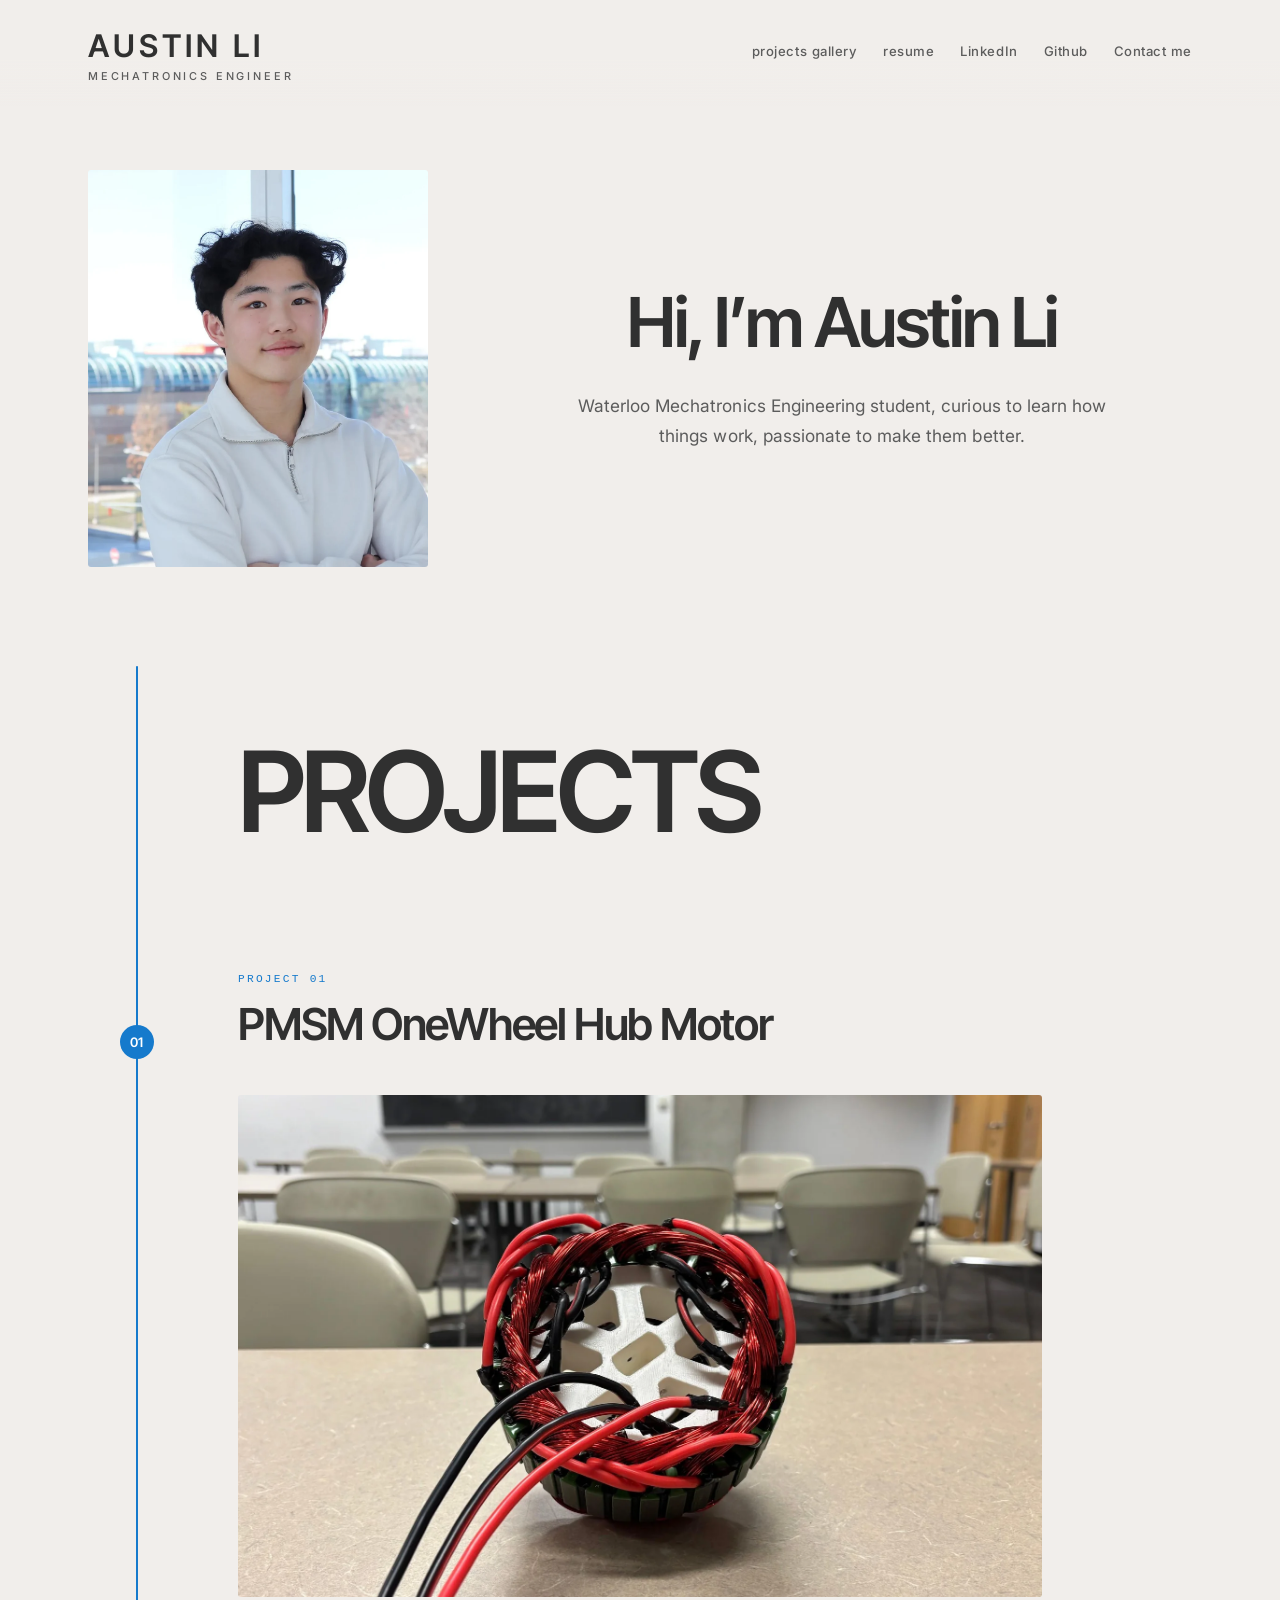
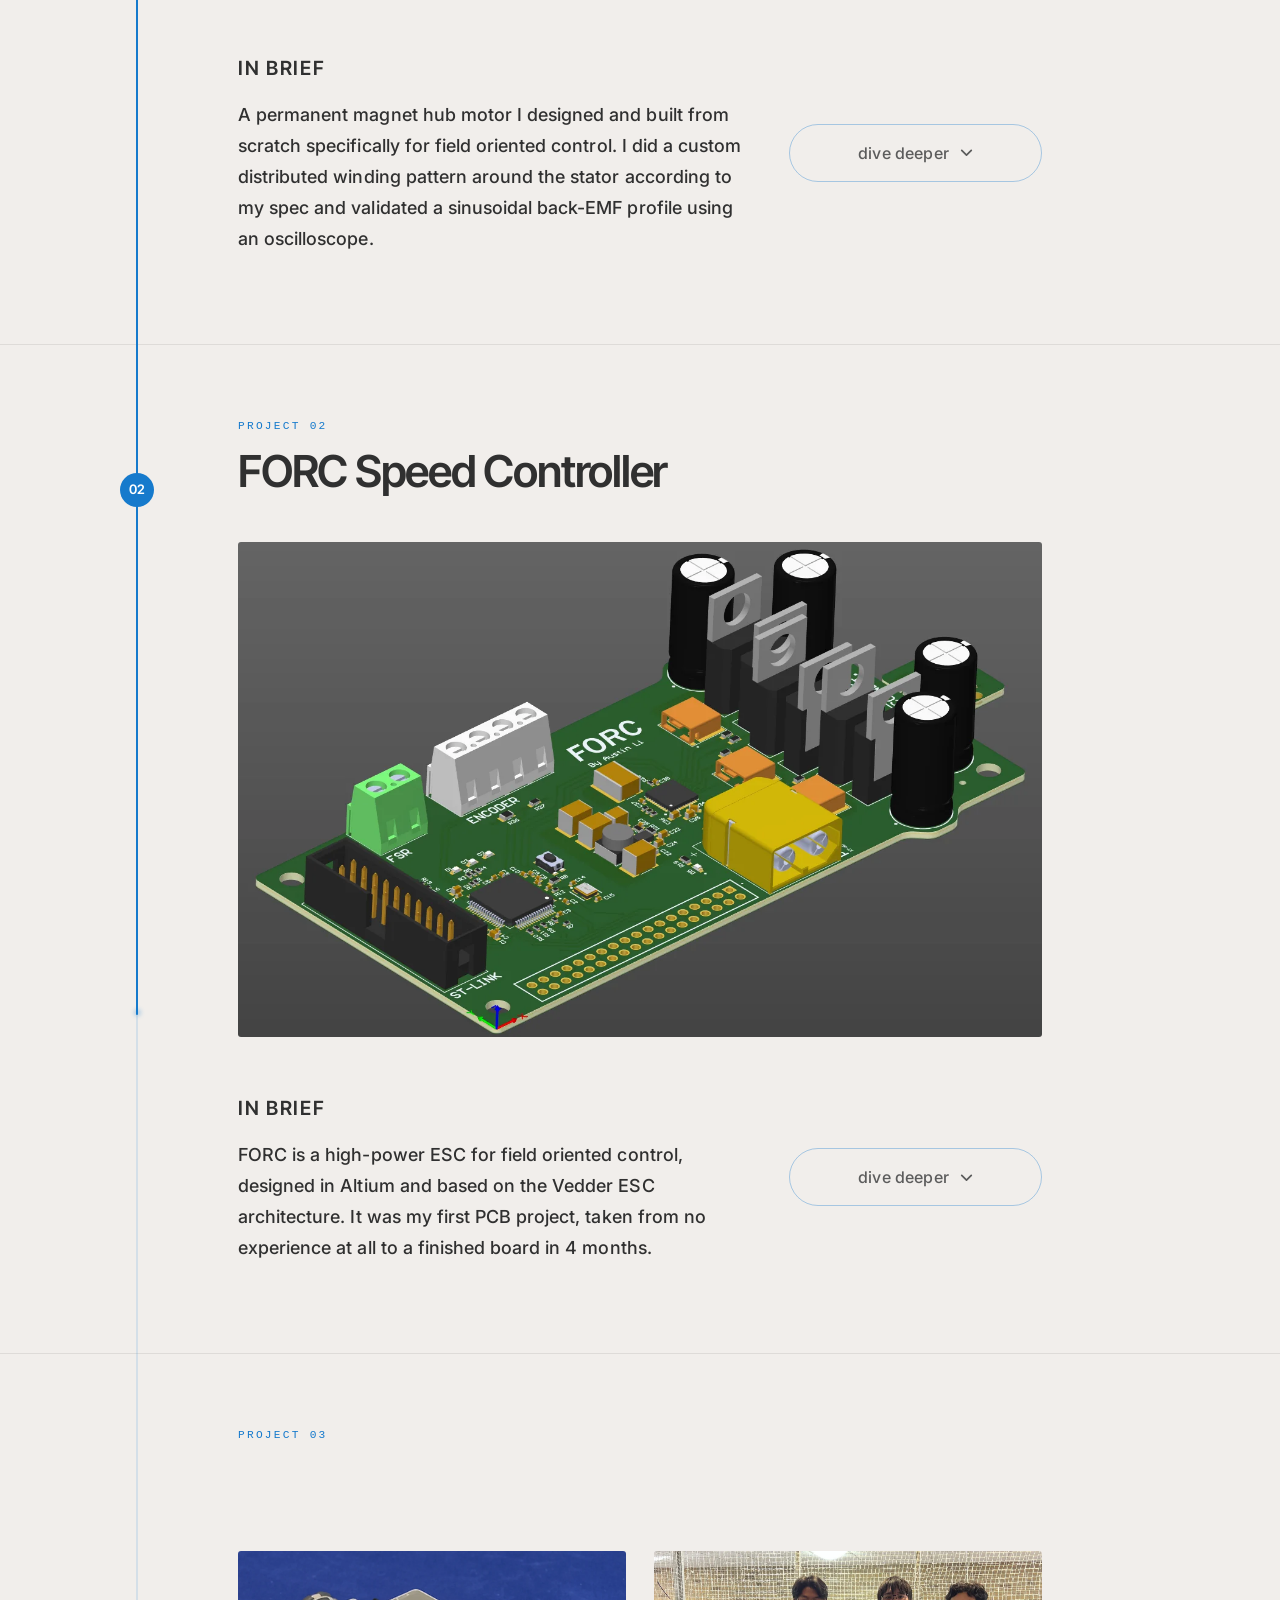
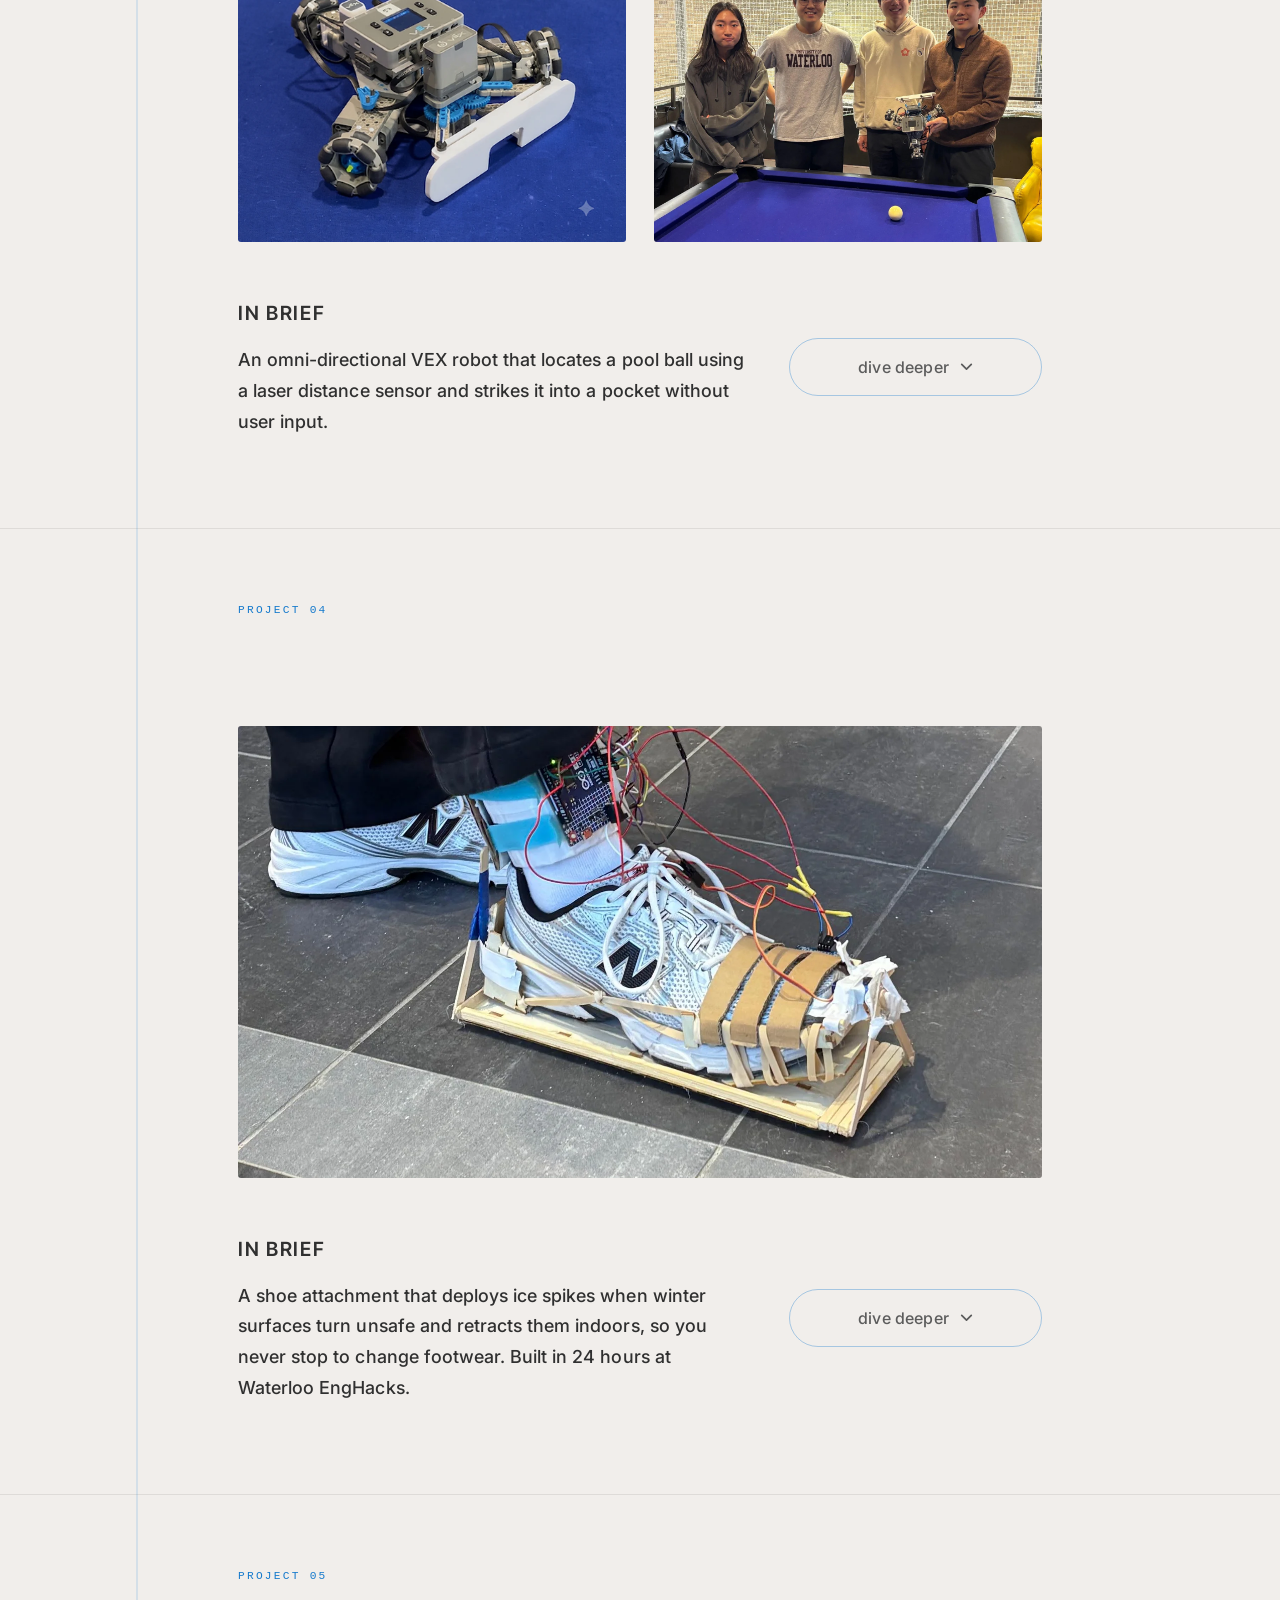
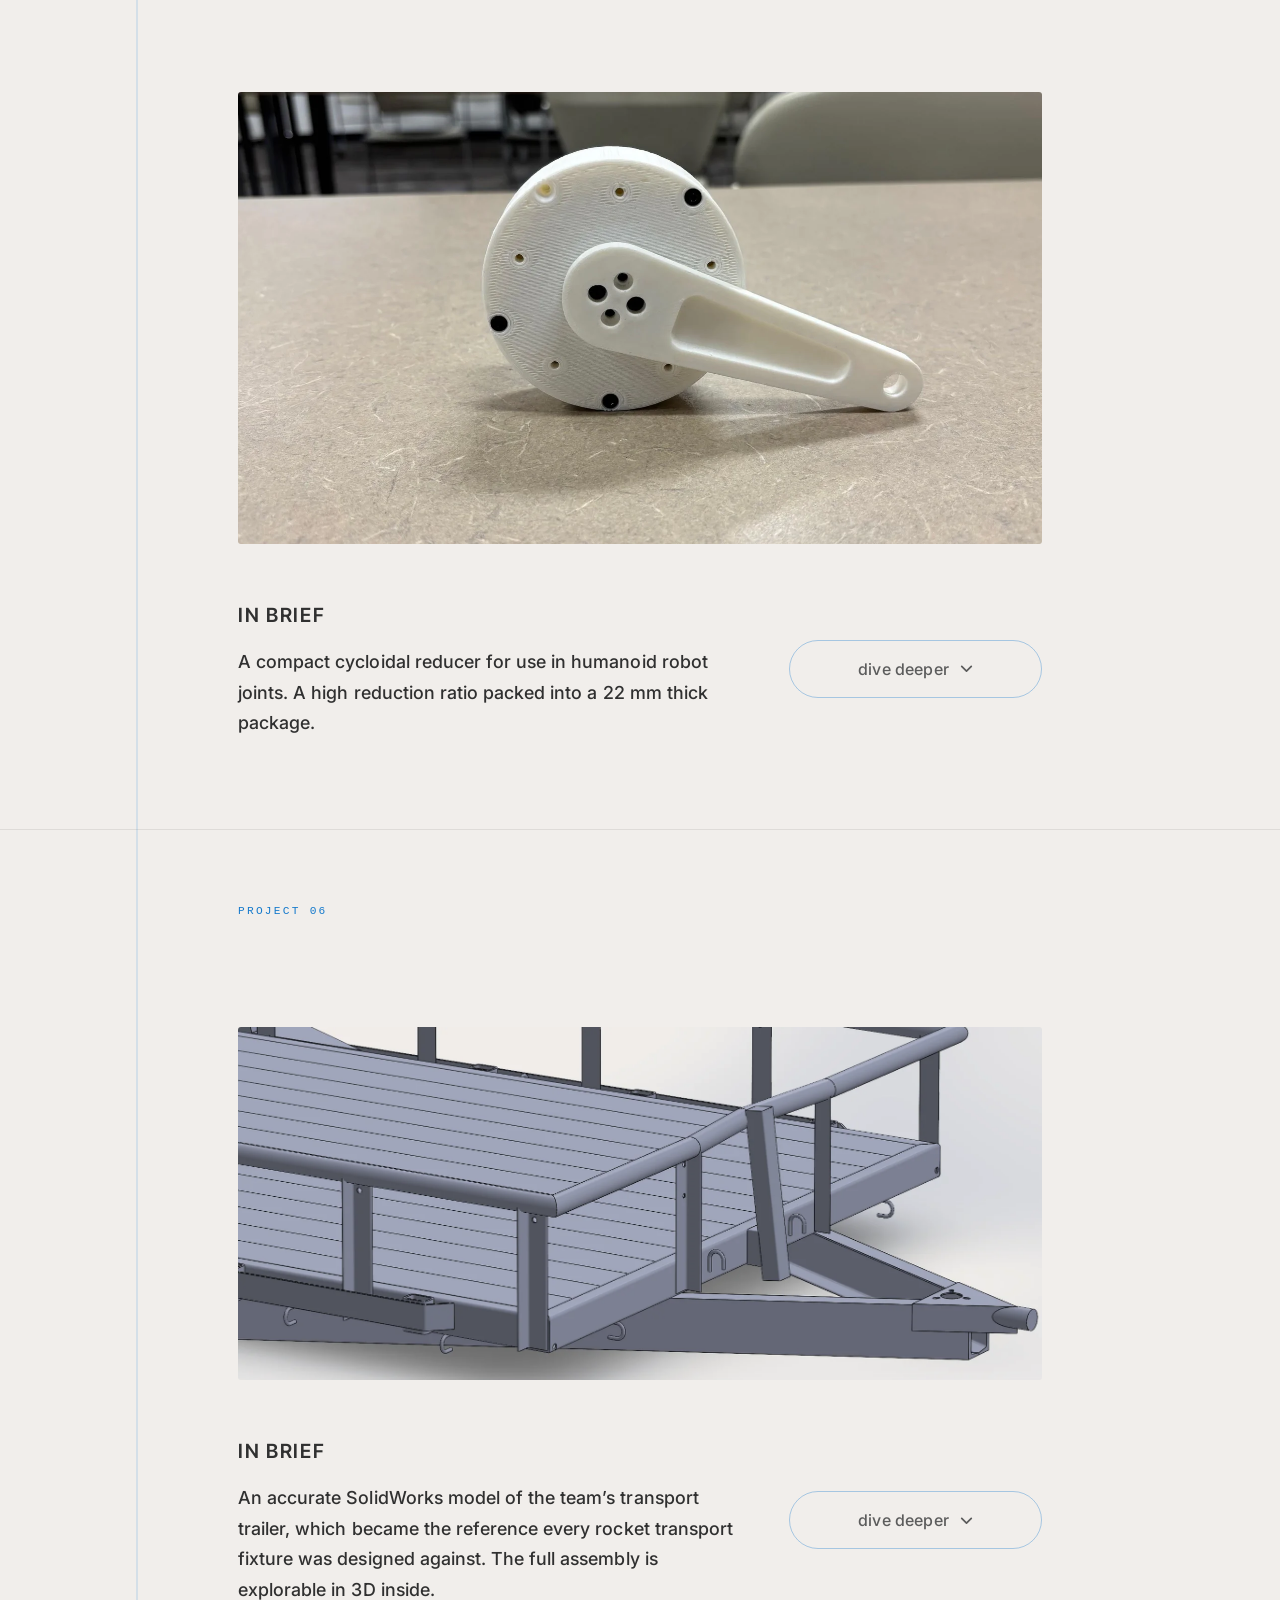
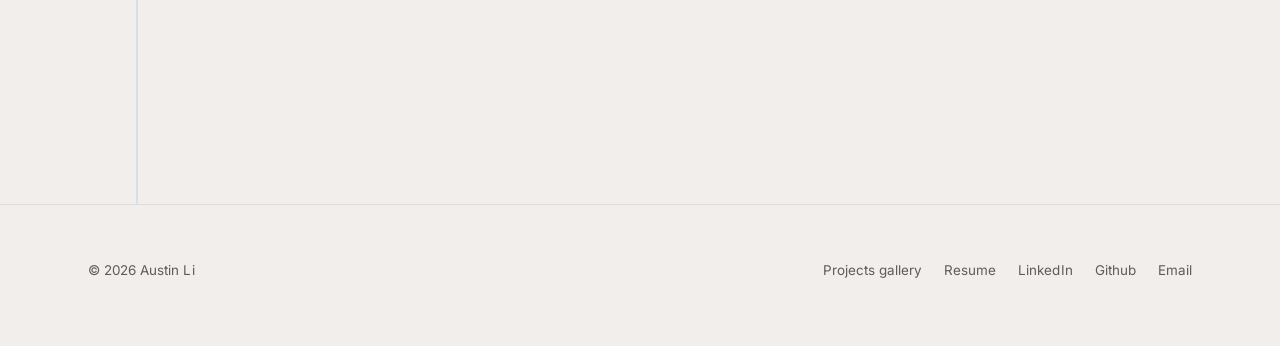
<file: index.html>
<!DOCTYPE html>
<html lang="en">
<head>
<meta charset="utf-8">
<meta name="viewport" content="width=device-width, initial-scale=1">
<script>document.documentElement.className += ' js';</script>
<title>Austin Li — Mechatronics Engineer</title>
<meta name="description" content="Portfolio of Austin Li, a Waterloo Mechatronics Engineering student: motors, motor control, robotics and mechanical design.">
<meta name="author" content="Austin Li">
<meta name="theme-color" content="#f1eeeb">
<link rel="icon" href="data:image/svg+xml,%3Csvg xmlns='http://www.w3.org/2000/svg' viewBox='0 0 32 32'%3E%3Crect width='32' height='32' rx='7' fill='%23303030'/%3E%3Ctext x='16' y='22' font-family='Helvetica,Arial,sans-serif' font-size='15' font-weight='600' fill='%23f1eeeb' text-anchor='middle'%3EAL%3C/text%3E%3C/svg%3E">
<meta property="og:type" content="website">
<meta property="og:title" content="Austin Li — Mechatronics Engineer">
<meta property="og:description" content="Portfolio of Austin Li, a Waterloo Mechatronics Engineering student: motors, motor control, robotics and mechanical design.">
<meta property="og:image" content="https://austinnnli.github.io/assets/img/cover-motor.webp">
<meta name="twitter:card" content="summary_large_image">
<link rel="preconnect" href="https://fonts.googleapis.com">
<link rel="preconnect" href="https://fonts.gstatic.com" crossorigin>
<link rel="stylesheet" href="https://fonts.googleapis.com/css2?family=Inter+Tight:wght@400;500;600;700&amp;family=Inter:wght@300;400;500;600&amp;display=swap">
<link rel="stylesheet" href="assets/css/site.css">
<script src="assets/js/site.js" defer></script>
<script src="assets/js/cadview.js" defer></script>
</head>
<body>
<a class="skip-link" href="#main">Skip to content</a>
<header class="site-header">
  <div class="wrap site-header__inner">
    <a class="brand" href="#top" aria-label="Austin Li — back to the top">
      <div class="brand__name">Austin&nbsp;Li</div>
      <div class="brand__role">Mechatronics Engineer</div>
    </a>
    <nav class="nav" aria-label="Primary">
      <a href="gallery.html">projects gallery</a>
      <a href="assets/resume.pdf" target="_blank" rel="noopener">resume</a>
      <a href="https://www.linkedin.com/in/austin-c-li/" target="_blank" rel="noopener">LinkedIn</a>
      <a href="https://github.com/austinnnli" target="_blank" rel="noopener">Github</a>
      <button type="button" data-contact-open>Contact me</button>
    </nav>
  </div>
</header>
<main id="main">
  <span id="top"></span>

  <section class="hero wrap">
    <div class="hero__grid reveal">
      <img class="hero__photo" src="assets/img/headshot.webp"
           alt="Portrait of Austin Li" width="1100" height="1283" fetchpriority="high">
      <div>
        <h1 class="hero__title">Hi, I&rsquo;m Austin Li</h1>
        <p class="hero__lede">Waterloo Mechatronics Engineering student, curious to learn how things work, passionate to make them better.</p>
      </div>
    </div>
  </section>

  <section class="projects" data-rail-section aria-labelledby="projects-heading">
    <div class="rail" aria-hidden="true">
      <div class="rail__track"></div>
      <div class="rail__fill"></div>
    </div>

    <div class="col projects__head reveal">
      <h2 id="projects-heading">PROJECTS</h2>
    </div>

  <article class="project" data-project data-project-no="01" id="pmsm-hub-motor">
    <div class="col project__head">
      <p class="project__eyebrow">Project 01</p>
      <h2 class="project__title">PMSM OneWheel Hub Motor</h2>
    </div>
    <div class="col">
    <figure class="">
      <img src="assets/img/p1-cover.webp" alt="Hand-wound stator of the PMSM hub motor" width="1720" height="1075" loading="lazy" decoding="async">
    </figure>
    <div class="brief">
      <div class="brief__text">
        <h3 class="section-title">In Brief</h3>
        <p class="lead">A permanent magnet hub motor I designed and built from scratch specifically for field oriented control. I did a custom distributed winding pattern around the stator according to my spec and validated a sinusoidal back-EMF profile using an oscilloscope.</p>
      </div>
      <div class="brief__action">
        <button type="button" class="dive" data-dive aria-expanded="false" aria-controls="deep-pmsm-hub-motor-main">
          <span class="dive__label">dive deeper</span>
          <svg width="13" height="13" viewBox="0 0 12 12" fill="none" aria-hidden="true">
            <path d="M1.6 4 6 8.4 10.4 4" stroke="currentColor" stroke-width="1.6"
                  stroke-linecap="round" stroke-linejoin="round"/>
          </svg>
        </button>
      </div>
    </div>
    <div class="deep" id="deep-pmsm-hub-motor-main">
      <div class="deep__inner">
    <h3 class="section-title">Objective</h3>
    <p>I have always been intrigued by motors (electric motors in particular), the ability to turn electricity into motion seems magical, and yet the way motors are so ubiquitous today turn them into this seemingly simple thing which we take for granted. Motors are literally everywhere, everything from linear motion to water-pumps and turbines often start as rotation driven by motors, and without them the world would be a much more stationary place (you could almost say motors make the world turn&hellip;).</p>
    <p class="lead">I wanted to know how motors work, so I built one entirely from scratch. Everything from the stator windings to the magnetic rotor, I specced, designed, built, and tested. Moreover, to make it more challenging and to squeeze a little bit more efficiency out of it, I designed the motor specifically for Field Oriented Control meaning the need for a magnetic encoder, distributed windings, and large arc magnets.</p>
    <p>Being a personal project, much of this build was constrained by budgets, but through various attempts to compromise and de-scope, I was able to assemble a first prototype which is currently being tested. The ultimate goal of this project is to use the motor in a larger DIY OneWheel build which has been a dream of mine for a while.</p>
    <h3 class="section-title">Design</h3>
    <p>I began by defining my constraints then modeled everything in SolidWorks, since this first prototype would be largely 3D printed, everything was designed with a heavy focus on DFM for FDM printing.</p>
    <div class="media-pair">
    <figure class="">
      <img src="assets/img/p1-cad-section.webp" alt="Section view of the hub motor assembly in SolidWorks" width="1100" height="733" loading="lazy" decoding="async">
    </figure>
    <figure class="">
      <img src="assets/img/p1-cad-exploded.webp" alt="Exploded view of the hub motor assembly" width="1100" height="733" loading="lazy" decoding="async">
    </figure>
    </div>
    <div class="media-row">
      <div class="media-row__cell" style="flex:1.7778 1 0">
    <figure class="">
      <img src="assets/img/p1-stator-housing.webp" alt="The wound stator seated in its printed housing" width="1600" height="900" loading="lazy" decoding="async">
    </figure>
      </div>
      <div class="media-row__cell" style="flex:0.9943 1 0">
    <figure class="">
      <img src="assets/img/p1-winding.webp" alt="Winding diagram for the 36-slot stator: three phases distributed across the slots, with the rotor magnet arcs shown on the outer ring" width="701" height="705" loading="lazy" decoding="async">
      <figcaption>Distributed winding layout calculated for a 36-slot stator, 6-pole rotor.</figcaption>
    </figure>
      </div>
    </div>
    <h3 class="section-title">Simulation</h3>
    <p>I created a FEA software to simulate and visualize the magnet field produced by adjacent block magnets. Using this software I proved that block magnets arranged in an arc can create a good approximation of an arc magnet of the same size at close distances. In the regions near the magnets the magnetic field is uniform as it should be.</p>
    <div class="media-row">
      <div class="media-row__cell" style="flex:1.1684 1 0">
    <figure class="">
      <img src="assets/img/p1-fea-arc.webp" alt="FEA field-line plot of block magnets arranged in an arc, showing the combined field wrapping around the chain of magnets" width="1311" height="1122" loading="lazy" decoding="async">
    </figure>
      </div>
      <div class="media-row__cell" style="flex:1.3361 1 0">
    <figure class="">
      <img src="assets/img/p1-fea-ring.webp" alt="FEA vector and magnitude plot of a full ring of block magnets, with a uniform field in the regions close to the magnets" width="1590" height="1190" loading="lazy" decoding="async">
    </figure>
      </div>
    </div>
    <h3 class="section-title">Field Oriented Control</h3>
    <p>I wanted to use field oriented control (FOC) to drive this motor. This meant two things that needed to be different from a typical motor: encoder to detect position, and large arc magnets in the rotor.</p>
    <p>Finding a place to put a magnetic encoder proved difficult because it meant needing to split the shaft to make the encoder concentric with the motor, however, supporting the stator from only one end would severely compromise its rigidity which is a concern as it experiences extreme magnetic forces.</p>
    <p>I designed a way to place the encoder inside the shaft by splitting the shaft and decoupling it from the rotor using bearings.</p>
    <div class="media-pair">
    <figure class="">
      <img src="assets/img/p1-encoder-original.webp" alt="Original encoder layout, stator supported from one end only" width="950" height="757" loading="lazy" decoding="async">
      <figcaption>Original design &mdash; making the encoder concentric meant supporting the stator from a single end.</figcaption>
    </figure>
    <figure class="">
      <img src="assets/img/p1-encoder-new.webp" alt="Revised layout with a split shaft and the encoder carried inside it" width="950" height="754" loading="lazy" decoding="async">
      <figcaption>New design &mdash; the shaft is split and decoupled from the rotor by bearings, with the encoder living inside.</figcaption>
    </figure>
    </div>
    <p>Wide angle arc magnets are vital for creating a sinusoidal back-EMF profile. However, large arc magnets are hard to find in the proper dimensions, which makes custom ordering the only option, but this obviously greatly exceeds my budget for this project.</p>
    <p>To compromise, I approximated arc magnets using smaller block magnets placed adjacently. Block magnets are much cheaper.</p>
    <p>I validated that this works by using magnetic sensitive sheets to visualize the magnetic fields, and indeed the magnetic field appeared uniform in the regions they should be.</p>
    <div class="media-pair">
    <figure class="">
      <img src="assets/img/p1-rotor.webp" alt="Rotor with block magnets arranged to approximate wide arc magnets" width="1000" height="1000" loading="lazy" decoding="async">
    </figure>
    <figure class="">
      <img src="assets/img/p1-magfield.webp" alt="Magnetic viewing film held against the rotor to check field uniformity" width="1000" height="1000" loading="lazy" decoding="async">
    </figure>
    </div>
    <h3 class="section-title">Back-EMF Validation</h3>
    <p>Using an oscilloscope I could verify that the back-EMF from spinning the motor was roughly sinusoidal. The 6 spikes seen can be attributed to the 6 individual magnets in each arc cogging with the stator.</p>
    <div class="media-row">
      <div class="media-row__cell" style="flex:1.7751 1 0">
    <figure class="">
      <video data-autoplay muted loop playsinline preload="none" width="1200" height="676"
               poster="assets/img/poster-backemf-validation.webp" aria-label="Back-EMF measured on an oscilloscope while the motor is spun by hand">
          <source src="assets/video/backemf-validation.mp4" type="video/mp4">
          <source src="assets/video/backemf-validation.webm" type="video/webm">
        </video>
    </figure>
      </div>
      <div class="media-row__cell" style="flex:1.3333 1 0">
    <figure class="">
      <img src="assets/img/p1-scope.webp" alt="Oscilloscope trace showing a roughly sinusoidal back-EMF with six cogging spikes" width="900" height="675" loading="lazy" decoding="async">
    </figure>
      </div>
    </div>
      </div>
    </div>
    </div>
  </article>
  <article class="project" data-project data-project-no="02" id="forc-speed-controller">
    <div class="col project__head">
      <p class="project__eyebrow">Project 02</p>
      <h2 class="project__title">FORC Speed Controller</h2>
    </div>
    <div class="col">
    <figure class="">
      <img src="assets/img/p2-cover.webp" alt="3D render of the FORC speed controller PCB" width="1320" height="813" loading="lazy" decoding="async">
    </figure>
    <div class="brief">
      <div class="brief__text">
        <h3 class="section-title">In Brief</h3>
        <p class="lead">FORC is a high-power ESC for field oriented control, designed in Altium and based on the Vedder ESC architecture. It was my first PCB project, taken from no experience at all to a finished board in 4 months.</p>
      </div>
      <div class="brief__action">
        <button type="button" class="dive" data-dive aria-expanded="false" aria-controls="deep-forc-speed-controller-main">
          <span class="dive__label">dive deeper</span>
          <svg width="13" height="13" viewBox="0 0 12 12" fill="none" aria-hidden="true">
            <path d="M1.6 4 6 8.4 10.4 4" stroke="currentColor" stroke-width="1.6"
                  stroke-linecap="round" stroke-linejoin="round"/>
          </svg>
        </button>
      </div>
    </div>
    <div class="deep" id="deep-forc-speed-controller-main">
      <div class="deep__inner">
    <h3 class="section-title">Objective</h3>
    <p>Before starting this project, I had no experience in PCB design, at all. I had never touched a PCB software nor taken any advanced circuits courses. However, knowing how universal the applications of printed circuit boards are, I wanted to learn the process of how they are designed.</p>
    <p class="lead">So, I designed FORC, my attempt at a high-power ESC specifically designed for Field Oriented Control. The software I used was Altium, which I chose over other beginner friendly choices like KiCad because it is more of an industry standard. My design is based on the Vedder ESC architecture, which is the gold standard for speed controllers in the application I am looking for.</p>
    <p>The ultimate goal of FORC is to use it to drive my DIY OneWheel build, which is why it required specific components like an IMU and FSR sensor.</p>
    <figure class="">
      <img src="assets/img/p2-top.webp" alt="Top-down render of the FORC board showing the power stage and connectors" width="1400" height="758" loading="lazy" decoding="async">
    </figure>
    <figure class="">
      <img src="assets/img/p2-layout.webp" alt="Altium board layout of FORC with copper pours and routing visible" width="1680" height="806" loading="lazy" decoding="async">
    </figure>
      </div>
    </div>
    </div>
  </article>
  <article class="project" data-project data-project-no="03" id="pool-robot">
    <div class="col project__head">
      <p class="project__eyebrow">Project 03</p>
      <h2 class="project__title">Autonomous Pool-Playing Robot</h2>
    </div>
    <div class="col">
    <div class="media-pair">
    <figure class="">
      <img src="assets/img/p3-cover.webp" alt="The autonomous pool-playing robot on the table" width="1100" height="825" loading="lazy" decoding="async">
    </figure>
    <figure class="">
      <img src="assets/img/p3-team.webp" alt="The project team with the robot at the pool table" width="1400" height="1050" loading="lazy" decoding="async">
    </figure>
    </div>
    <div class="brief">
      <div class="brief__text">
        <h3 class="section-title">In Brief</h3>
        <p class="lead">An omni-directional VEX robot that locates a pool ball using a laser distance sensor and strikes it into a pocket without user input.</p>
      </div>
      <div class="brief__action">
        <button type="button" class="dive" data-dive aria-expanded="false" aria-controls="deep-pool-robot-main">
          <span class="dive__label">dive deeper</span>
          <svg width="13" height="13" viewBox="0 0 12 12" fill="none" aria-hidden="true">
            <path d="M1.6 4 6 8.4 10.4 4" stroke="currentColor" stroke-width="1.6"
                  stroke-linecap="round" stroke-linejoin="round"/>
          </svg>
        </button>
      </div>
    </div>
    <div class="deep" id="deep-pool-robot-main">
      <div class="deep__inner">
    <h3 class="section-title">Objective</h3>
    <p>The Autonomous Pool-Playing Robot was built as a group project for my final Mechatronics Project of first year. The robot was built around standard VEX components, and our goal was to push these components to the limits of their capabilities.</p>
    <p class="lead">My group and I designed, coded and tested an omni-directional robot which could successfully locate and strike a pool ball into a pocket.</p>
    <p>My contribution to this project was in the mechanical design of the striking mechanism and the ball detection algorithm I wrote in C++.</p>
    <h3 class="section-title">Ball Detection Algorithm</h3>
    <p>The ball detection algorithm was constrained by a single laser distance sensor which forced out-of-the-box thinking to be able to locate the ball. To achieve both efficiency and accuracy, I split the algorithm into two parts:</p>
    <div class="steps">
      <div class="step">
        <p class="step__no">Step 1:</p>
        <p>The robot does a rotating pass across the whole table. By using the robots current position and the dimensions of the table, the theoretical wall distance could be calculated and compared to the laser sensor data. Any large discrepancies between the theoretical and measured distance was flagged as a ball.</p>
    <figure class="">
      <video data-autoplay muted loop playsinline preload="none" width="1200" height="676"
               poster="assets/img/poster-pool-general-scan.webp" aria-label="The robot performing a rotating scan of the whole table">
          <source src="assets/video/pool-general-scan.mp4" type="video/mp4">
          <source src="assets/video/pool-general-scan.webm" type="video/webm">
        </video>
    </figure>
      </div>
      <div class="step">
        <p class="step__no">Step 2:</p>
        <p>After finding the rough direction of the ball, the robot does a slower scan to detect the outer edges of the ball, from these two edges, the robot can align itself with the exact center of the ball.</p>
    <figure class="">
      <video data-autoplay muted loop playsinline preload="none" width="1200" height="676"
               poster="assets/img/poster-pool-ball-centering.webp" aria-label="The robot scanning slowly to find both edges of the ball and centre on it">
          <source src="assets/video/pool-ball-centering.mp4" type="video/mp4">
          <source src="assets/video/pool-ball-centering.webm" type="video/webm">
        </video>
    </figure>
      </div>
    </div>
    <h3 class="section-title">Striking Mechanism</h3>
    <p>After many revisions, the final design I settled on used a scissor mechanism to ensure the front face stayed perpendicular with the forward direction.</p>
    <div class="media-pair">
    <figure class="">
      <img src="assets/img/p3-strike-detail.webp" alt="Close-up of the scissor linkage driving the striking face" width="1200" height="900" loading="lazy" decoding="async">
    </figure>
    <figure class="">
      <img src="assets/img/p3-strike-full.webp" alt="The complete robot showing the striking face extended" width="1200" height="900" loading="lazy" decoding="async">
    </figure>
    </div>
    <h3 class="section-title">Full Video Demo</h3>
    <figure class="">
      <div class="video-wrap">
        <video data-autoplay muted loop playsinline preload="none" width="1200" height="676"
               poster="assets/img/poster-pool-full-demo.webp" aria-label="Full demonstration of the robot locating and striking the ball into a pocket">
          <source src="assets/video/pool-full-demo.mp4" type="video/mp4">
          <source src="assets/video/pool-full-demo.webm" type="video/webm">
        </video>
        <div class="video-tools">
          <button type="button" class="video-btn video-replay" data-replay>
            <svg width="12" height="12" viewBox="0 0 24 24" fill="none" aria-hidden="true">
              <path d="M1 4v6h6M3.5 15a9 9 0 1 0 2.1-9.4L1 10" stroke="currentColor"
                    stroke-width="2.2" stroke-linecap="round" stroke-linejoin="round"/>
            </svg>Replay
          </button>
          <button type="button" class="video-btn video-speed" data-speed
                  aria-label="Playback speed">1&times;</button>
        </div>
      </div>
    </figure>
      </div>
    </div>
    </div>
  </article>
  <article class="project" data-project data-project-no="04" id="autocleat">
    <div class="col project__head">
      <p class="project__eyebrow">Project 04</p>
      <h2 class="project__title">AutoCleat</h2>
    </div>
    <div class="col">
    <figure class="">
      <img src="assets/img/p4-cover.webp" alt="AutoCleat mounted on a shoe with its control electronics" width="1600" height="900" loading="lazy" decoding="async">
    </figure>
    <div class="brief">
      <div class="brief__text">
        <h3 class="section-title">In Brief</h3>
        <p class="lead">A shoe attachment that deploys ice spikes when winter surfaces turn unsafe and retracts them indoors, so you never stop to change footwear. Built in 24 hours at Waterloo EngHacks.</p>
      </div>
      <div class="brief__action">
        <button type="button" class="dive" data-dive aria-expanded="false" aria-controls="deep-autocleat-main">
          <span class="dive__label">dive deeper</span>
          <svg width="13" height="13" viewBox="0 0 12 12" fill="none" aria-hidden="true">
            <path d="M1.6 4 6 8.4 10.4 4" stroke="currentColor" stroke-width="1.6"
                  stroke-linecap="round" stroke-linejoin="round"/>
          </svg>
        </button>
      </div>
    </div>
    <div class="deep" id="deep-autocleat-main">
      <div class="deep__inner">
    <h3 class="section-title">Objective</h3>
    <p>AutoCleat is a shoe attachment that automatically deploys ice spikes when winter surfaces become unsafe. It was designed to solve the awkwardness of traditional cleats, which work outdoors but become inconvenient or damaging when walking indoors.</p>
    <p>AutoCleat was built in 24 hours as a submission to the Waterloo Enghacks Hackathon.</p>
    <div class="media-row">
      <div class="media-row__cell" style="flex:0.9512 1 0">
    <figure class="">
      <img src="assets/img/p4-shoe-side.webp" alt="Side view of the AutoCleat frame strapped to a shoe" width="1150" height="1209" loading="lazy" decoding="async">
    </figure>
      </div>
      <div class="media-row__cell" style="flex:0.9965 1 0">
    <figure class="">
      <img src="assets/img/p4-shoe-worn.webp" alt="AutoCleat being worn, with wiring to the ankle-mounted controller" width="1150" height="1154" loading="lazy" decoding="async">
    </figure>
      </div>
    </div>
    <figure class="">
      <img src="assets/img/p4-prototype.webp" alt="The AutoCleat prototype and its ankle cuff on the bench" width="1400" height="1050" loading="lazy" decoding="async">
    </figure>
    <p>The prototype uses temperature sensing to detect icy conditions and an ultrasonic foot-lift sensor to deploy TPU spikes only when the foot is raised. The spikes retract on safe surfaces, giving the user hands-free traction control without stopping, bending down, or manually switching modes.</p>
    <figure class="">
      <div class="video-wrap">
        <video data-autoplay muted loop playsinline preload="none" width="1080" height="1080"
               poster="assets/img/poster-autocleat-demo.webp" aria-label="AutoCleat deploying and retracting its spikes on demand">
          <source src="assets/video/autocleat-demo.mp4" type="video/mp4">
          <source src="assets/video/autocleat-demo.webm" type="video/webm">
        </video>
        <div class="video-tools">
          <button type="button" class="video-btn video-replay" data-replay>
            <svg width="12" height="12" viewBox="0 0 24 24" fill="none" aria-hidden="true">
              <path d="M1 4v6h6M3.5 15a9 9 0 1 0 2.1-9.4L1 10" stroke="currentColor"
                    stroke-width="2.2" stroke-linecap="round" stroke-linejoin="round"/>
            </svg>Replay
          </button>
        </div>
      </div>
    </figure>
      </div>
    </div>
    </div>
  </article>
  <article class="project" data-project data-project-no="05" id="cycloidal-gearbox">
    <div class="col project__head">
      <p class="project__eyebrow">Project 05</p>
      <h2 class="project__title">Cycloidal Gearbox for Robotic Joints</h2>
    </div>
    <div class="col">
    <figure class="">
      <img src="assets/img/p5-photo-a.webp" alt="The printed cycloidal gearbox with its output arm attached" width="1600" height="900" loading="lazy" decoding="async">
    </figure>
    <div class="brief">
      <div class="brief__text">
        <h3 class="section-title">In Brief</h3>
        <p class="lead">A compact cycloidal reducer for use in humanoid robot joints. A high reduction ratio packed into a 22&nbsp;mm thick package.</p>
      </div>
      <div class="brief__action">
        <button type="button" class="dive" data-dive aria-expanded="false" aria-controls="deep-cycloidal-gearbox-main">
          <span class="dive__label">dive deeper</span>
          <svg width="13" height="13" viewBox="0 0 12 12" fill="none" aria-hidden="true">
            <path d="M1.6 4 6 8.4 10.4 4" stroke="currentColor" stroke-width="1.6"
                  stroke-linecap="round" stroke-linejoin="round"/>
          </svg>
        </button>
      </div>
    </div>
    <div class="deep" id="deep-cycloidal-gearbox-main">
      <div class="deep__inner">
    <h3 class="section-title">Objective</h3>
    <p>This cycloidal gearbox was designed to be a compact reducer for use in robotic joints. The final dimensions measure 22mm in thickness.</p>
    <div class="media-row">
      <div class="media-row__cell" style="flex:1.3904 1 0">
    <figure class="">
      <img src="assets/img/p5-photo-b.webp" alt="Top view of the assembled cycloidal gearbox showing its low profile" width="1300" height="935" loading="lazy" decoding="async">
    </figure>
      </div>
      <div class="media-row__cell" style="flex:0.8763 1 0">
    <figure class="">
      <img src="assets/img/p5-exploded.webp" alt="Exploded CAD view of the cycloidal gearbox internals" width="900" height="1027" loading="lazy" decoding="async">
    </figure>
      </div>
    </div>
      </div>
    </div>
    </div>
  </article>
  <article class="project" data-project data-project-no="06" id="rocket-trailer">
    <div class="col project__head">
      <p class="project__eyebrow">Project 06</p>
      <h2 class="project__title">Rocket Transport Trailer CAD</h2>
    </div>
    <div class="col">
    <figure class="">
      <img src="assets/img/p6-cover.webp" alt="CAD render of the rocket transport trailer deck and rails" width="1720" height="755" loading="lazy" decoding="async">
    </figure>
    <div class="brief">
      <div class="brief__text">
        <h3 class="section-title">In Brief</h3>
        <p class="lead">An accurate SolidWorks model of the team&rsquo;s transport trailer, which became the reference every rocket transport fixture was designed against. The full assembly is explorable in 3D inside.</p>
      </div>
      <div class="brief__action">
        <button type="button" class="dive" data-dive aria-expanded="false" aria-controls="deep-rocket-trailer-main">
          <span class="dive__label">dive deeper</span>
          <svg width="13" height="13" viewBox="0 0 12 12" fill="none" aria-hidden="true">
            <path d="M1.6 4 6 8.4 10.4 4" stroke="currentColor" stroke-width="1.6"
                  stroke-linecap="round" stroke-linejoin="round"/>
          </svg>
        </button>
      </div>
    </div>
    <div class="deep" id="deep-rocket-trailer-main">
      <div class="deep__inner">
    <h3 class="section-title">Objective</h3>
    <p>I created an accurate model of a transport trailer in CAD (SolidWorks) which proved to be mission critical for designing fixtures to transport the Team&rsquo;s rocket to the launch site.</p>
    <figure class="">
      <img src="assets/img/p6-cad-iso.webp" alt="Isometric CAD view of the complete trailer model" width="1290" height="644" loading="lazy" decoding="async">
    </figure>
    <div class="media-stack">
    <figure class="">
      <img src="assets/img/p6-real.webp" alt="Photograph of the real transport trailer" width="1800" height="581" loading="lazy" decoding="async">
    </figure>
    <figure class="">
      <img src="assets/img/p6-cad-side.webp" alt="Side elevation of the CAD trailer model for comparison" width="1800" height="382" loading="lazy" decoding="async">
    </figure>
    </div>
    <h3 class="section-title">Explore the model</h3>
    <figure>
      <div class="cad" data-model="assets/model/trailer.glb">
        <canvas class="cad__stage"></canvas>
        <div class="cad__status">Loading model&hellip;</div>
        <div class="cad__hint">Drag to orbit &middot; scroll to zoom</div>
        <button type="button" class="cad__reset">Reset view</button>
      </div>
    </figure>
      </div>
    </div>
    </div>
  </article>
  </section>
</main>

<button type="button" class="skip-next" aria-label="Skip to the next project">
  <span>skip to the next project</span>
  <svg width="13" height="13" viewBox="0 0 13 13" fill="none" aria-hidden="true">
    <path d="M6.5 1v10M2.5 7.2l4 4 4-4" stroke="currentColor" stroke-width="1.4"
          stroke-linecap="round" stroke-linejoin="round"/>
  </svg>
</button>

<footer class="site-footer">
  <div class="wrap site-footer__inner">
    <span>&copy; 2026 Austin Li</span>
    <nav aria-label="Elsewhere">
      <a href="gallery.html">Projects gallery</a>
      <a href="assets/resume.pdf" target="_blank" rel="noopener">Resume</a>
      <a href="https://www.linkedin.com/in/austin-c-li/" target="_blank" rel="noopener">LinkedIn</a>
      <a href="https://github.com/austinnnli" target="_blank" rel="noopener">Github</a>
      <a href="mailto:austincheungli@gmail.com">Email</a>
    </nav>
  </div>
</footer>
<div class="modal" id="contact-modal" role="dialog" aria-modal="true"
     aria-labelledby="contact-title" aria-hidden="true">
  <div class="modal__scrim" data-contact-close></div>
  <div class="modal__panel">
    <button type="button" class="modal__close" data-contact-close aria-label="Close">&#10005;</button>
    <h2 class="modal__title" id="contact-title">Contact me</h2>
    <div class="modal__rows">
      <div class="modal__row">
        <span class="modal__key">Email</span>
        <a class="modal__val" href="mailto:austincheungli@gmail.com">austincheungli@gmail.com</a>
      </div>
      <div class="modal__row">
        <span class="modal__key">Phone</span>
        <a class="modal__val" href="tel:+12368382903">236-838-2903</a>
      </div>
    </div>
    <p class="modal__note">I am currently open to Winter/Spring 2027 co-op opportunities, contact me so we can work together.</p>
  </div>
</div>
</body>
</html>
</file>
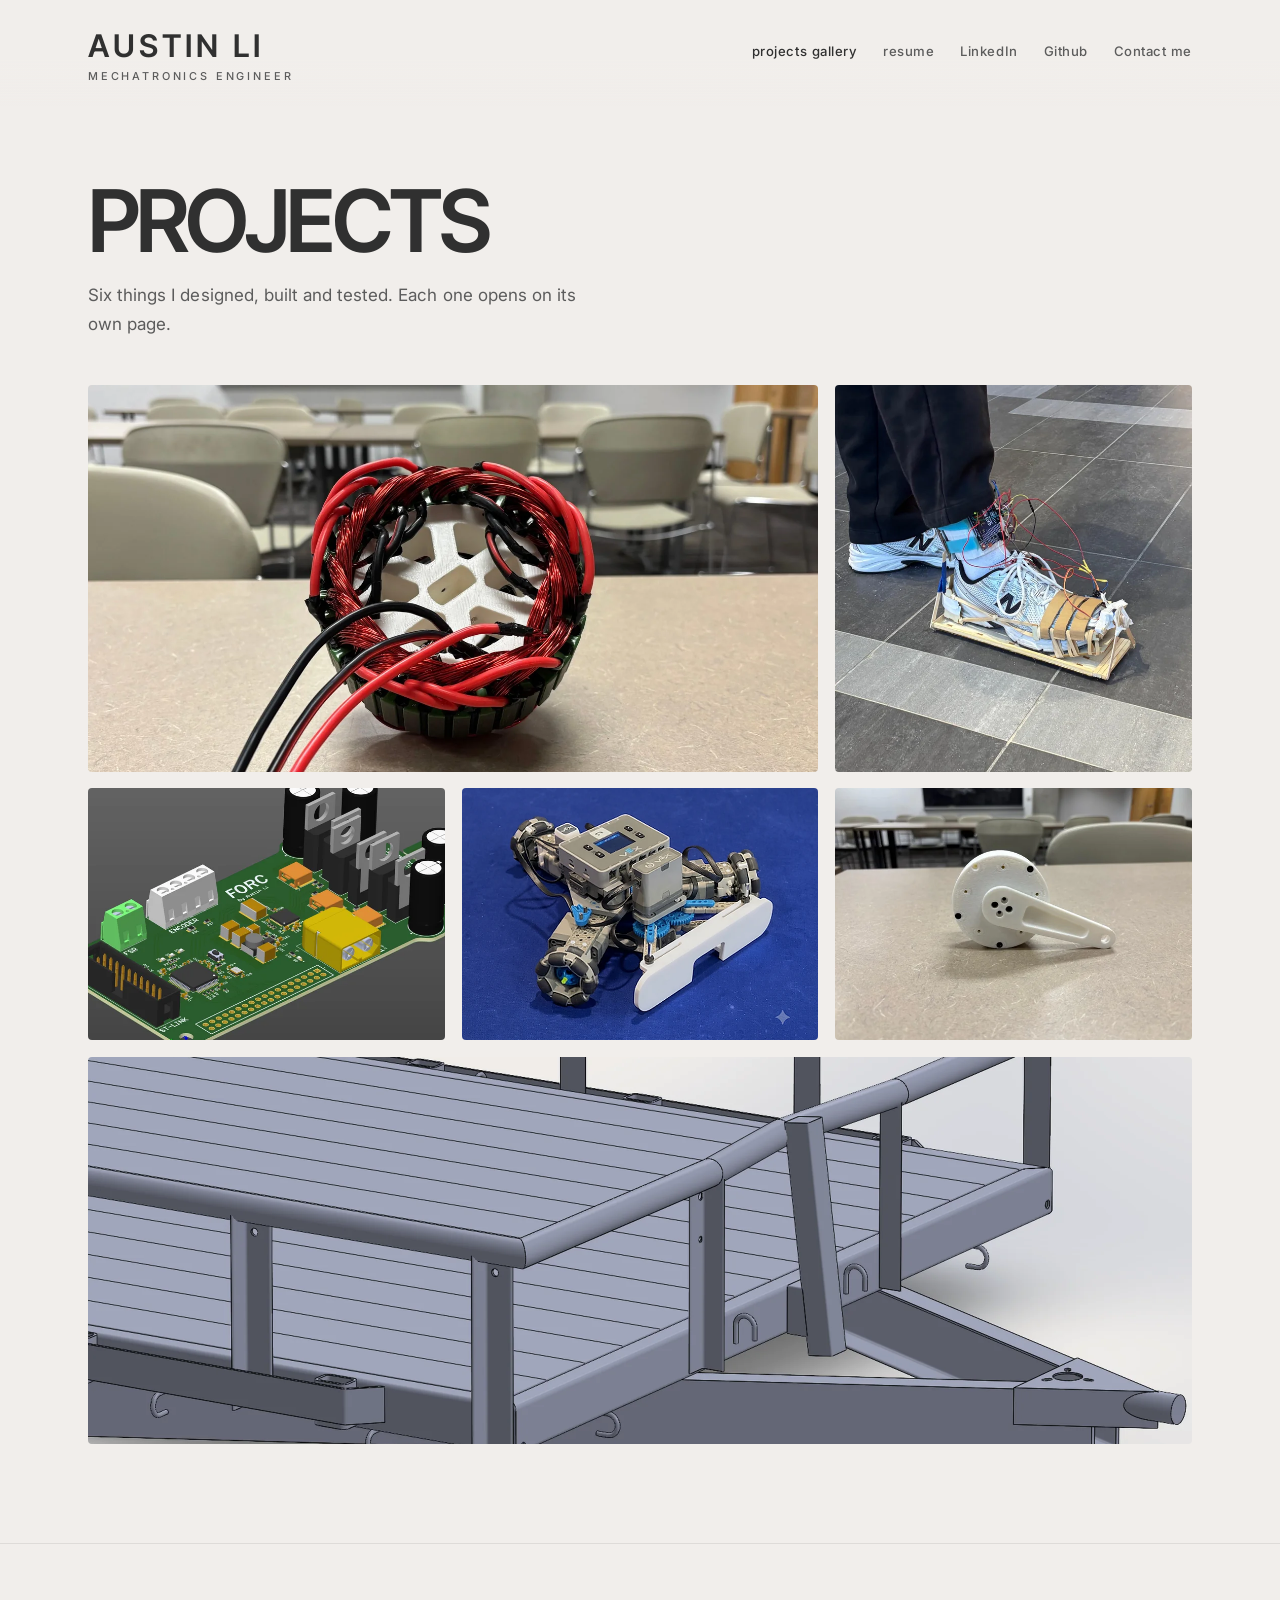
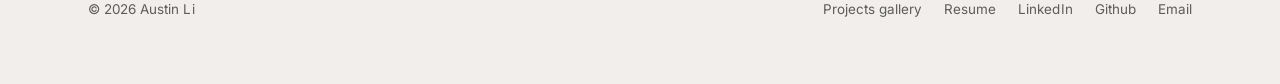
<file: gallery.html>
<!DOCTYPE html>
<html lang="en">
<head>
<meta charset="utf-8">
<meta name="viewport" content="width=device-width, initial-scale=1">
<script>document.documentElement.className += ' js';</script>
<title>Projects — Austin Li</title>
<meta name="description" content="A gallery of Austin Li&amp;rsquo;s mechatronics projects: hub motors, motor controllers, robotics and CAD.">
<meta name="author" content="Austin Li">
<meta name="theme-color" content="#f1eeeb">
<link rel="icon" href="data:image/svg+xml,%3Csvg xmlns='http://www.w3.org/2000/svg' viewBox='0 0 32 32'%3E%3Crect width='32' height='32' rx='7' fill='%23303030'/%3E%3Ctext x='16' y='22' font-family='Helvetica,Arial,sans-serif' font-size='15' font-weight='600' fill='%23f1eeeb' text-anchor='middle'%3EAL%3C/text%3E%3C/svg%3E">
<meta property="og:type" content="website">
<meta property="og:title" content="Projects — Austin Li">
<meta property="og:description" content="A gallery of Austin Li&amp;rsquo;s mechatronics projects: hub motors, motor controllers, robotics and CAD.">
<meta property="og:image" content="https://austinnnli.github.io/assets/img/cover-motor.webp">
<meta name="twitter:card" content="summary_large_image">
<link rel="preconnect" href="https://fonts.googleapis.com">
<link rel="preconnect" href="https://fonts.gstatic.com" crossorigin>
<link rel="stylesheet" href="https://fonts.googleapis.com/css2?family=Inter+Tight:wght@400;500;600;700&amp;family=Inter:wght@300;400;500;600&amp;display=swap">
<link rel="stylesheet" href="assets/css/site.css">
<script src="assets/js/site.js" defer></script>
</head>
<body>
<a class="skip-link" href="#main">Skip to content</a>
<header class="site-header">
  <div class="wrap site-header__inner">
    <a class="brand" href="index.html#top" aria-label="Austin Li — back to the top">
      <div class="brand__name">Austin&nbsp;Li</div>
      <div class="brand__role">Mechatronics Engineer</div>
    </a>
    <nav class="nav" aria-label="Primary">
      <a href="gallery.html" aria-current="page">projects gallery</a>
      <a href="assets/resume.pdf" target="_blank" rel="noopener">resume</a>
      <a href="https://www.linkedin.com/in/austin-c-li/" target="_blank" rel="noopener">LinkedIn</a>
      <a href="https://github.com/austinnnli" target="_blank" rel="noopener">Github</a>
      <button type="button" data-contact-open>Contact me</button>
    </nav>
  </div>
</header>
<main id="main">
  <section class="wrap gallery-head reveal">
    <h1>PROJECTS</h1>
    <p>Six things I designed, built and tested. Each one opens on its own page.</p>
  </section>
  <section class="wrap">
    <div class="bento">
      <a class="tile t-motor" href="projects/pmsm-hub-motor.html">
        <img src="assets/img/cover-motor.webp" alt="PMSM OneWheel Hub Motor" width="1440" height="844"
             loading="lazy" decoding="async">
        <span class="tile__label"><span>PMSM OneWheel Hub Motor</span></span>
      </a>
      <a class="tile t-forc" href="projects/forc-speed-controller.html">
        <img src="assets/img/cover-forc.webp" alt="FORC Speed Controller" width="704" height="552"
             loading="lazy" decoding="async">
        <span class="tile__label"><span>FORC Speed Controller</span></span>
      </a>
      <a class="tile t-pool" href="projects/pool-robot.html">
        <img src="assets/img/cover-pool.webp" alt="Autonomous Pool-Playing Robot" width="704" height="552"
             loading="lazy" decoding="async">
        <span class="tile__label"><span>Autonomous Pool-Playing Robot</span></span>
      </a>
      <a class="tile t-cleat" href="projects/autocleat.html">
        <img src="assets/img/cover-cleat.webp" alt="AutoCleat" width="704" height="844"
             loading="lazy" decoding="async">
        <span class="tile__label"><span>AutoCleat</span></span>
      </a>
      <a class="tile t-cycloid" href="projects/cycloidal-gearbox.html">
        <img src="assets/img/cover-cycloid.webp" alt="Cycloidal Gearbox for Robotic Joints" width="704" height="552"
             loading="lazy" decoding="async">
        <span class="tile__label"><span>Cycloidal Gearbox for Robotic Joints</span></span>
      </a>
      <a class="tile t-trailer" href="projects/rocket-trailer.html">
        <img src="assets/img/cover-trailer.webp" alt="Rocket Transport Trailer CAD" width="2208" height="844"
             loading="lazy" decoding="async">
        <span class="tile__label"><span>Rocket Transport Trailer CAD</span></span>
      </a>
    </div>
  </section>
</main>
<footer class="site-footer">
  <div class="wrap site-footer__inner">
    <span>&copy; 2026 Austin Li</span>
    <nav aria-label="Elsewhere">
      <a href="gallery.html">Projects gallery</a>
      <a href="assets/resume.pdf" target="_blank" rel="noopener">Resume</a>
      <a href="https://www.linkedin.com/in/austin-c-li/" target="_blank" rel="noopener">LinkedIn</a>
      <a href="https://github.com/austinnnli" target="_blank" rel="noopener">Github</a>
      <a href="mailto:austincheungli@gmail.com">Email</a>
    </nav>
  </div>
</footer>
<div class="modal" id="contact-modal" role="dialog" aria-modal="true"
     aria-labelledby="contact-title" aria-hidden="true">
  <div class="modal__scrim" data-contact-close></div>
  <div class="modal__panel">
    <button type="button" class="modal__close" data-contact-close aria-label="Close">&#10005;</button>
    <h2 class="modal__title" id="contact-title">Contact me</h2>
    <div class="modal__rows">
      <div class="modal__row">
        <span class="modal__key">Email</span>
        <a class="modal__val" href="mailto:austincheungli@gmail.com">austincheungli@gmail.com</a>
      </div>
      <div class="modal__row">
        <span class="modal__key">Phone</span>
        <a class="modal__val" href="tel:+12368382903">236-838-2903</a>
      </div>
    </div>
    <p class="modal__note">I am currently open to Winter/Spring 2027 co-op opportunities, contact me so we can work together.</p>
  </div>
</div>
</body>
</html>
</file>
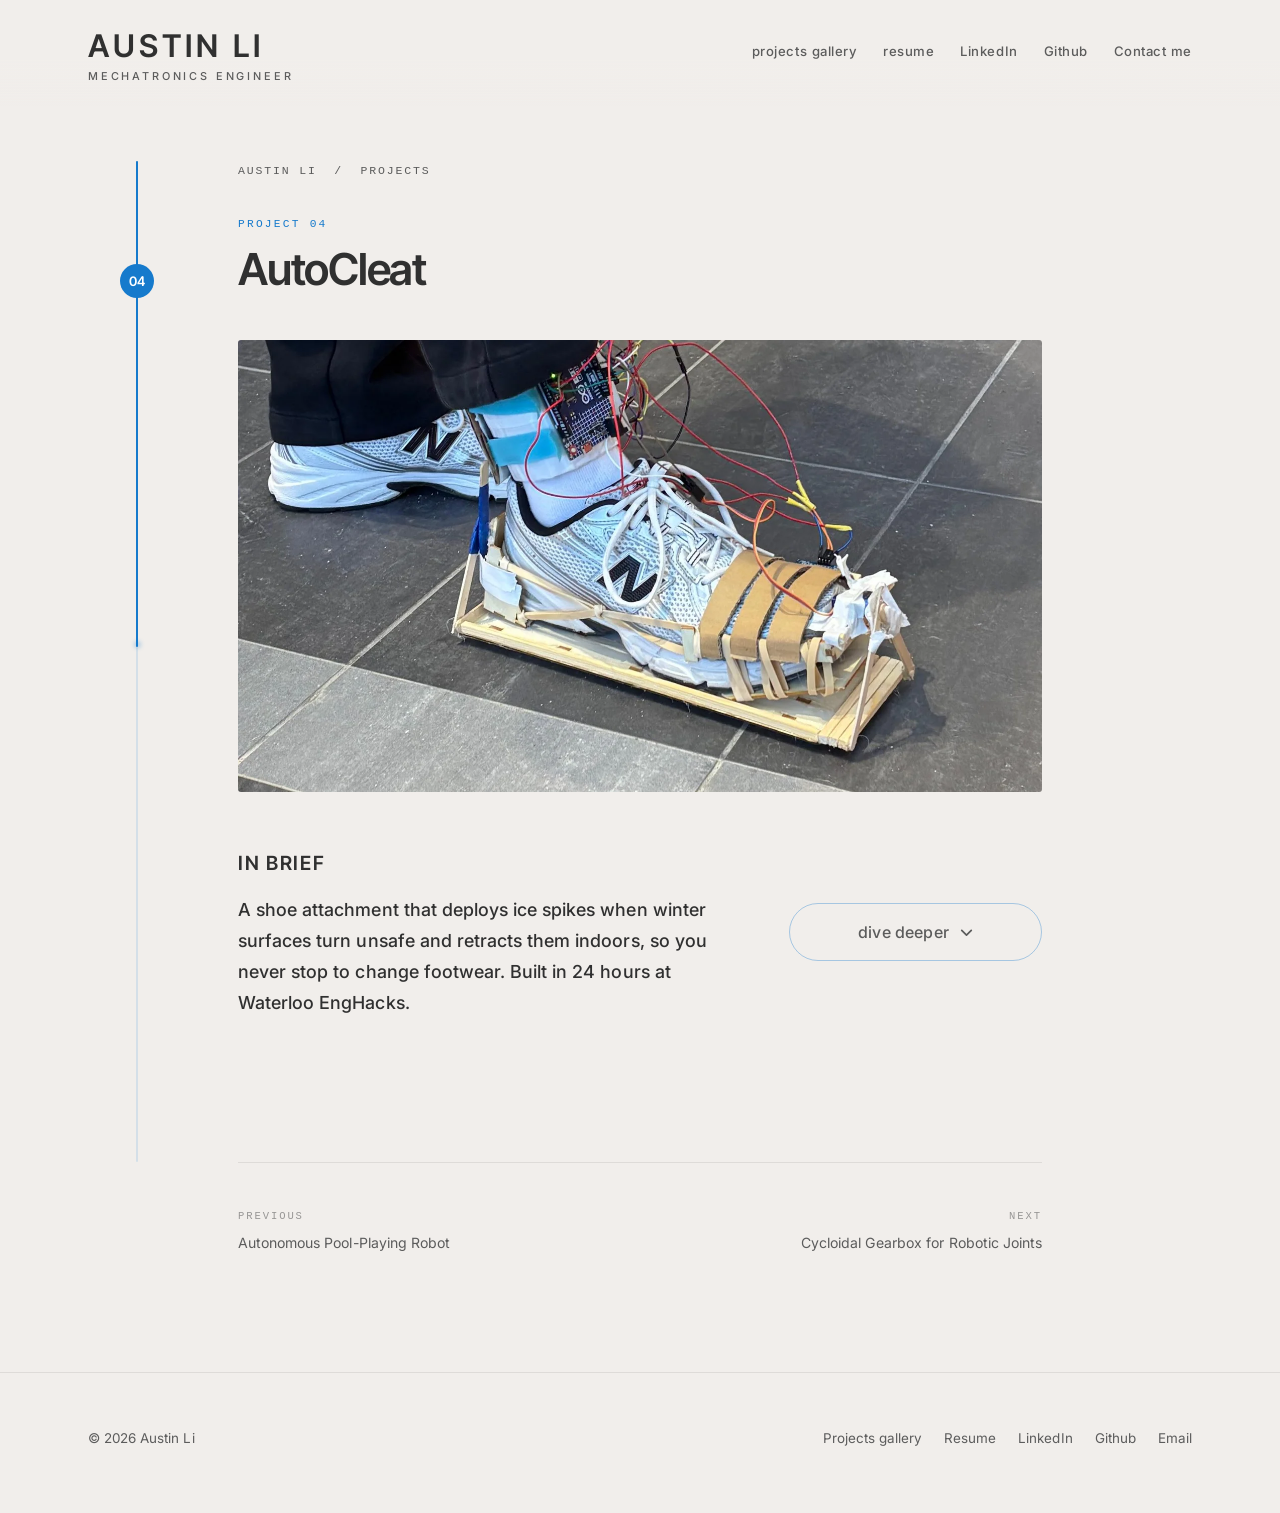
<file: projects/autocleat.html>
<!DOCTYPE html>
<html lang="en">
<head>
<meta charset="utf-8">
<meta name="viewport" content="width=device-width, initial-scale=1">
<script>document.documentElement.className += ' js';</script>
<title>AutoCleat — Austin Li</title>
<meta name="description" content="A shoe attachment that deploys ice spikes only when it needs to — built in 24 hours at Waterloo EngHacks.">
<meta name="author" content="Austin Li">
<meta name="theme-color" content="#f1eeeb">
<link rel="icon" href="data:image/svg+xml,%3Csvg xmlns='http://www.w3.org/2000/svg' viewBox='0 0 32 32'%3E%3Crect width='32' height='32' rx='7' fill='%23303030'/%3E%3Ctext x='16' y='22' font-family='Helvetica,Arial,sans-serif' font-size='15' font-weight='600' fill='%23f1eeeb' text-anchor='middle'%3EAL%3C/text%3E%3C/svg%3E">
<meta property="og:type" content="website">
<meta property="og:title" content="AutoCleat — Austin Li">
<meta property="og:description" content="A shoe attachment that deploys ice spikes only when it needs to — built in 24 hours at Waterloo EngHacks.">
<meta property="og:image" content="https://austinnnli.github.io/assets/img/cover-cleat.webp">
<meta name="twitter:card" content="summary_large_image">
<link rel="preconnect" href="https://fonts.googleapis.com">
<link rel="preconnect" href="https://fonts.gstatic.com" crossorigin>
<link rel="stylesheet" href="https://fonts.googleapis.com/css2?family=Inter+Tight:wght@400;500;600;700&amp;family=Inter:wght@300;400;500;600&amp;display=swap">
<link rel="stylesheet" href="../assets/css/site.css">
<script src="../assets/js/site.js" defer></script>
<script src="../assets/js/cadview.js" defer></script>
</head>
<body>
<a class="skip-link" href="#main">Skip to content</a>
<header class="site-header">
  <div class="wrap site-header__inner">
    <a class="brand" href="../index.html#top" aria-label="Austin Li — back to the top">
      <div class="brand__name">Austin&nbsp;Li</div>
      <div class="brand__role">Mechatronics Engineer</div>
    </a>
    <nav class="nav" aria-label="Primary">
      <a href="../gallery.html">projects gallery</a>
      <a href="../assets/resume.pdf" target="_blank" rel="noopener">resume</a>
      <a href="https://www.linkedin.com/in/austin-c-li/" target="_blank" rel="noopener">LinkedIn</a>
      <a href="https://github.com/austinnnli" target="_blank" rel="noopener">Github</a>
      <button type="button" data-contact-open>Contact me</button>
    </nav>
  </div>
</header>
<main id="main" class="page-project">
  <section class="projects" data-rail-section>
    <div class="rail" aria-hidden="true">
      <div class="rail__track"></div>
      <div class="rail__fill"></div>
    </div>
    <article class="project" data-project data-project-no="04" id="autocleat">
      <div class="col project__head">
        <p class="crumbs"><a href="../index.html">Austin Li</a> &nbsp;/&nbsp;
          <a href="../gallery.html">Projects</a></p>
        <p class="project__eyebrow">Project 04</p>
        <h2 class="project__title">AutoCleat</h2>
      </div>
      <div class="col">
    <figure class="">
      <img src="../assets/img/p4-cover.webp" alt="AutoCleat mounted on a shoe with its control electronics" width="1600" height="900" loading="lazy" decoding="async">
    </figure>
    <div class="brief">
      <div class="brief__text">
        <h3 class="section-title">In Brief</h3>
        <p class="lead">A shoe attachment that deploys ice spikes when winter surfaces turn unsafe and retracts them indoors, so you never stop to change footwear. Built in 24 hours at Waterloo EngHacks.</p>
      </div>
      <div class="brief__action">
        <button type="button" class="dive" data-dive aria-expanded="false" aria-controls="deep-autocleat">
          <span class="dive__label">dive deeper</span>
          <svg width="13" height="13" viewBox="0 0 12 12" fill="none" aria-hidden="true">
            <path d="M1.6 4 6 8.4 10.4 4" stroke="currentColor" stroke-width="1.6"
                  stroke-linecap="round" stroke-linejoin="round"/>
          </svg>
        </button>
      </div>
    </div>
    <div class="deep" id="deep-autocleat">
      <div class="deep__inner">
    <h3 class="section-title">Objective</h3>
    <p>AutoCleat is a shoe attachment that automatically deploys ice spikes when winter surfaces become unsafe. It was designed to solve the awkwardness of traditional cleats, which work outdoors but become inconvenient or damaging when walking indoors.</p>
    <p>AutoCleat was built in 24 hours as a submission to the Waterloo Enghacks Hackathon.</p>
    <div class="media-row">
      <div class="media-row__cell" style="flex:0.9512 1 0">
    <figure class="">
      <img src="../assets/img/p4-shoe-side.webp" alt="Side view of the AutoCleat frame strapped to a shoe" width="1150" height="1209" loading="lazy" decoding="async">
    </figure>
      </div>
      <div class="media-row__cell" style="flex:0.9965 1 0">
    <figure class="">
      <img src="../assets/img/p4-shoe-worn.webp" alt="AutoCleat being worn, with wiring to the ankle-mounted controller" width="1150" height="1154" loading="lazy" decoding="async">
    </figure>
      </div>
    </div>
    <figure class="">
      <img src="../assets/img/p4-prototype.webp" alt="The AutoCleat prototype and its ankle cuff on the bench" width="1400" height="1050" loading="lazy" decoding="async">
    </figure>
    <p>The prototype uses temperature sensing to detect icy conditions and an ultrasonic foot-lift sensor to deploy TPU spikes only when the foot is raised. The spikes retract on safe surfaces, giving the user hands-free traction control without stopping, bending down, or manually switching modes.</p>
    <figure class="">
      <div class="video-wrap">
        <video data-autoplay muted loop playsinline preload="none" width="1080" height="1080"
               poster="../assets/img/poster-autocleat-demo.webp" aria-label="AutoCleat deploying and retracting its spikes on demand">
          <source src="../assets/video/autocleat-demo.mp4" type="video/mp4">
          <source src="../assets/video/autocleat-demo.webm" type="video/webm">
        </video>
        <div class="video-tools">
          <button type="button" class="video-btn video-replay" data-replay>
            <svg width="12" height="12" viewBox="0 0 24 24" fill="none" aria-hidden="true">
              <path d="M1 4v6h6M3.5 15a9 9 0 1 0 2.1-9.4L1 10" stroke="currentColor"
                    stroke-width="2.2" stroke-linecap="round" stroke-linejoin="round"/>
            </svg>Replay
          </button>
        </div>
      </div>
    </figure>
      </div>
    </div>
      </div>
    </article>
  </section>

  <div class="col">
    <nav class="pager" aria-label="Other projects">
      <a href="pool-robot.html"><span class="pager__label">Previous</span>Autonomous Pool-Playing Robot</a>
      <a href="cycloidal-gearbox.html" style="text-align:right"><span class="pager__label">Next</span>Cycloidal Gearbox for Robotic Joints</a>
    </nav>
  </div>
</main>
<footer class="site-footer">
  <div class="wrap site-footer__inner">
    <span>&copy; 2026 Austin Li</span>
    <nav aria-label="Elsewhere">
      <a href="../gallery.html">Projects gallery</a>
      <a href="../assets/resume.pdf" target="_blank" rel="noopener">Resume</a>
      <a href="https://www.linkedin.com/in/austin-c-li/" target="_blank" rel="noopener">LinkedIn</a>
      <a href="https://github.com/austinnnli" target="_blank" rel="noopener">Github</a>
      <a href="mailto:austincheungli@gmail.com">Email</a>
    </nav>
  </div>
</footer>
<div class="modal" id="contact-modal" role="dialog" aria-modal="true"
     aria-labelledby="contact-title" aria-hidden="true">
  <div class="modal__scrim" data-contact-close></div>
  <div class="modal__panel">
    <button type="button" class="modal__close" data-contact-close aria-label="Close">&#10005;</button>
    <h2 class="modal__title" id="contact-title">Contact me</h2>
    <div class="modal__rows">
      <div class="modal__row">
        <span class="modal__key">Email</span>
        <a class="modal__val" href="mailto:austincheungli@gmail.com">austincheungli@gmail.com</a>
      </div>
      <div class="modal__row">
        <span class="modal__key">Phone</span>
        <a class="modal__val" href="tel:+12368382903">236-838-2903</a>
      </div>
    </div>
    <p class="modal__note">I am currently open to Winter/Spring 2027 co-op opportunities, contact me so we can work together.</p>
  </div>
</div>
</body>
</html>
</file>
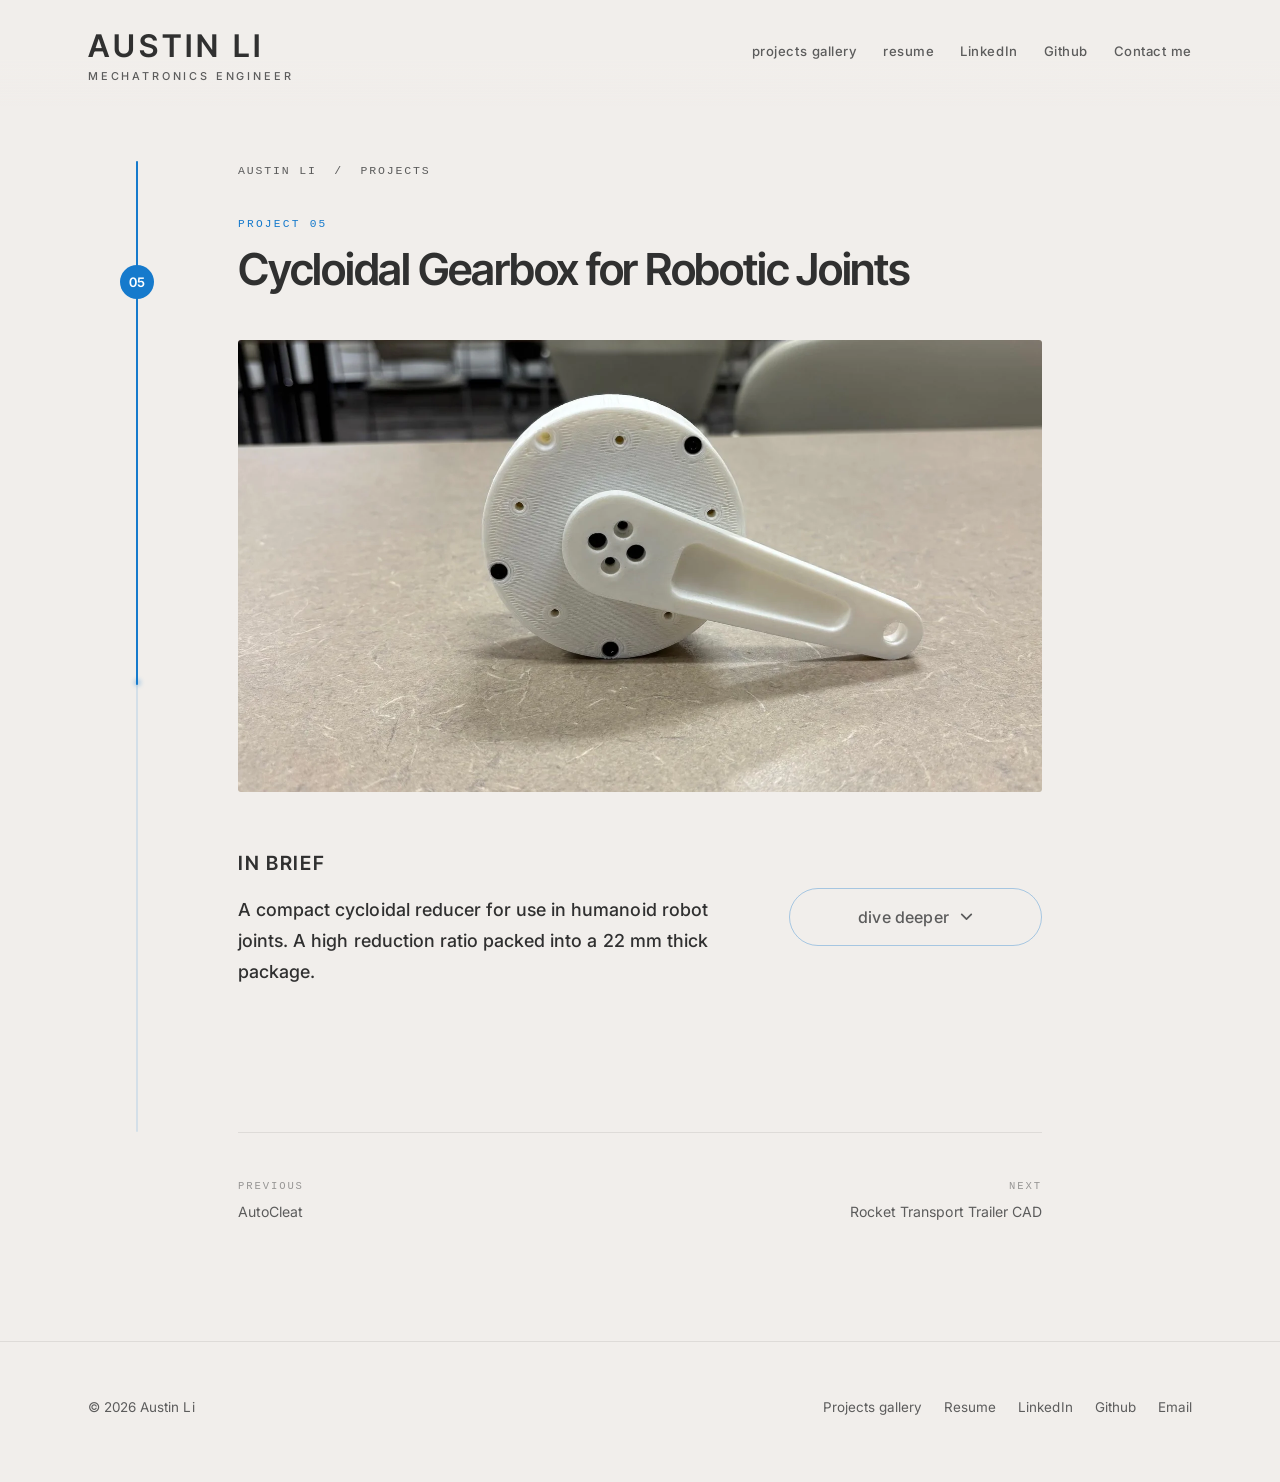
<file: projects/cycloidal-gearbox.html>
<!DOCTYPE html>
<html lang="en">
<head>
<meta charset="utf-8">
<meta name="viewport" content="width=device-width, initial-scale=1">
<script>document.documentElement.className += ' js';</script>
<title>Cycloidal Gearbox for Robotic Joints — Austin Li</title>
<meta name="description" content="A compact 22 mm-thick cycloidal reducer designed for robotic joints.">
<meta name="author" content="Austin Li">
<meta name="theme-color" content="#f1eeeb">
<link rel="icon" href="data:image/svg+xml,%3Csvg xmlns='http://www.w3.org/2000/svg' viewBox='0 0 32 32'%3E%3Crect width='32' height='32' rx='7' fill='%23303030'/%3E%3Ctext x='16' y='22' font-family='Helvetica,Arial,sans-serif' font-size='15' font-weight='600' fill='%23f1eeeb' text-anchor='middle'%3EAL%3C/text%3E%3C/svg%3E">
<meta property="og:type" content="website">
<meta property="og:title" content="Cycloidal Gearbox for Robotic Joints — Austin Li">
<meta property="og:description" content="A compact 22 mm-thick cycloidal reducer designed for robotic joints.">
<meta property="og:image" content="https://austinnnli.github.io/assets/img/cover-cycloid.webp">
<meta name="twitter:card" content="summary_large_image">
<link rel="preconnect" href="https://fonts.googleapis.com">
<link rel="preconnect" href="https://fonts.gstatic.com" crossorigin>
<link rel="stylesheet" href="https://fonts.googleapis.com/css2?family=Inter+Tight:wght@400;500;600;700&amp;family=Inter:wght@300;400;500;600&amp;display=swap">
<link rel="stylesheet" href="../assets/css/site.css">
<script src="../assets/js/site.js" defer></script>
<script src="../assets/js/cadview.js" defer></script>
</head>
<body>
<a class="skip-link" href="#main">Skip to content</a>
<header class="site-header">
  <div class="wrap site-header__inner">
    <a class="brand" href="../index.html#top" aria-label="Austin Li — back to the top">
      <div class="brand__name">Austin&nbsp;Li</div>
      <div class="brand__role">Mechatronics Engineer</div>
    </a>
    <nav class="nav" aria-label="Primary">
      <a href="../gallery.html">projects gallery</a>
      <a href="../assets/resume.pdf" target="_blank" rel="noopener">resume</a>
      <a href="https://www.linkedin.com/in/austin-c-li/" target="_blank" rel="noopener">LinkedIn</a>
      <a href="https://github.com/austinnnli" target="_blank" rel="noopener">Github</a>
      <button type="button" data-contact-open>Contact me</button>
    </nav>
  </div>
</header>
<main id="main" class="page-project">
  <section class="projects" data-rail-section>
    <div class="rail" aria-hidden="true">
      <div class="rail__track"></div>
      <div class="rail__fill"></div>
    </div>
    <article class="project" data-project data-project-no="05" id="cycloidal-gearbox">
      <div class="col project__head">
        <p class="crumbs"><a href="../index.html">Austin Li</a> &nbsp;/&nbsp;
          <a href="../gallery.html">Projects</a></p>
        <p class="project__eyebrow">Project 05</p>
        <h2 class="project__title">Cycloidal Gearbox for Robotic Joints</h2>
      </div>
      <div class="col">
    <figure class="">
      <img src="../assets/img/p5-photo-a.webp" alt="The printed cycloidal gearbox with its output arm attached" width="1600" height="900" loading="lazy" decoding="async">
    </figure>
    <div class="brief">
      <div class="brief__text">
        <h3 class="section-title">In Brief</h3>
        <p class="lead">A compact cycloidal reducer for use in humanoid robot joints. A high reduction ratio packed into a 22&nbsp;mm thick package.</p>
      </div>
      <div class="brief__action">
        <button type="button" class="dive" data-dive aria-expanded="false" aria-controls="deep-cycloidal-gearbox">
          <span class="dive__label">dive deeper</span>
          <svg width="13" height="13" viewBox="0 0 12 12" fill="none" aria-hidden="true">
            <path d="M1.6 4 6 8.4 10.4 4" stroke="currentColor" stroke-width="1.6"
                  stroke-linecap="round" stroke-linejoin="round"/>
          </svg>
        </button>
      </div>
    </div>
    <div class="deep" id="deep-cycloidal-gearbox">
      <div class="deep__inner">
    <h3 class="section-title">Objective</h3>
    <p>This cycloidal gearbox was designed to be a compact reducer for use in robotic joints. The final dimensions measure 22mm in thickness.</p>
    <div class="media-row">
      <div class="media-row__cell" style="flex:1.3904 1 0">
    <figure class="">
      <img src="../assets/img/p5-photo-b.webp" alt="Top view of the assembled cycloidal gearbox showing its low profile" width="1300" height="935" loading="lazy" decoding="async">
    </figure>
      </div>
      <div class="media-row__cell" style="flex:0.8763 1 0">
    <figure class="">
      <img src="../assets/img/p5-exploded.webp" alt="Exploded CAD view of the cycloidal gearbox internals" width="900" height="1027" loading="lazy" decoding="async">
    </figure>
      </div>
    </div>
      </div>
    </div>
      </div>
    </article>
  </section>

  <div class="col">
    <nav class="pager" aria-label="Other projects">
      <a href="autocleat.html"><span class="pager__label">Previous</span>AutoCleat</a>
      <a href="rocket-trailer.html" style="text-align:right"><span class="pager__label">Next</span>Rocket Transport Trailer CAD</a>
    </nav>
  </div>
</main>
<footer class="site-footer">
  <div class="wrap site-footer__inner">
    <span>&copy; 2026 Austin Li</span>
    <nav aria-label="Elsewhere">
      <a href="../gallery.html">Projects gallery</a>
      <a href="../assets/resume.pdf" target="_blank" rel="noopener">Resume</a>
      <a href="https://www.linkedin.com/in/austin-c-li/" target="_blank" rel="noopener">LinkedIn</a>
      <a href="https://github.com/austinnnli" target="_blank" rel="noopener">Github</a>
      <a href="mailto:austincheungli@gmail.com">Email</a>
    </nav>
  </div>
</footer>
<div class="modal" id="contact-modal" role="dialog" aria-modal="true"
     aria-labelledby="contact-title" aria-hidden="true">
  <div class="modal__scrim" data-contact-close></div>
  <div class="modal__panel">
    <button type="button" class="modal__close" data-contact-close aria-label="Close">&#10005;</button>
    <h2 class="modal__title" id="contact-title">Contact me</h2>
    <div class="modal__rows">
      <div class="modal__row">
        <span class="modal__key">Email</span>
        <a class="modal__val" href="mailto:austincheungli@gmail.com">austincheungli@gmail.com</a>
      </div>
      <div class="modal__row">
        <span class="modal__key">Phone</span>
        <a class="modal__val" href="tel:+12368382903">236-838-2903</a>
      </div>
    </div>
    <p class="modal__note">I am currently open to Winter/Spring 2027 co-op opportunities, contact me so we can work together.</p>
  </div>
</div>
</body>
</html>
</file>
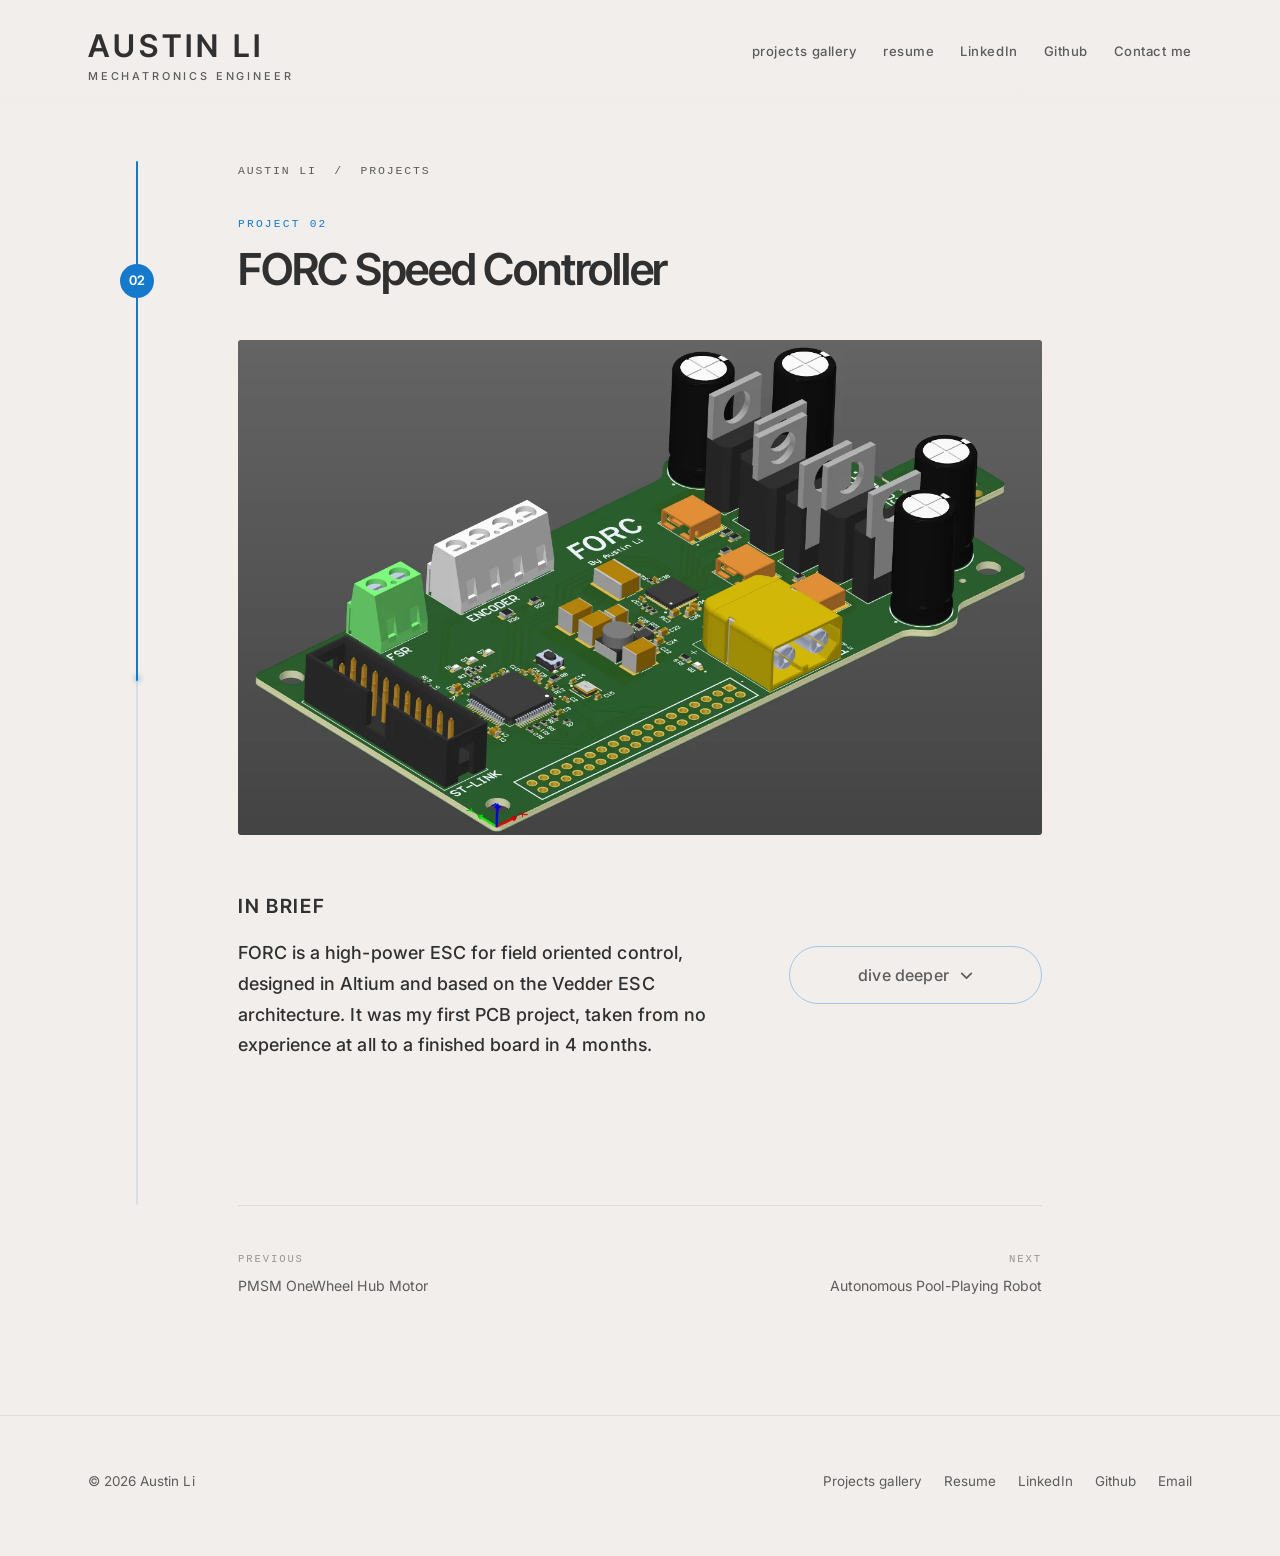
<file: projects/forc-speed-controller.html>
<!DOCTYPE html>
<html lang="en">
<head>
<meta charset="utf-8">
<meta name="viewport" content="width=device-width, initial-scale=1">
<script>document.documentElement.className += ' js';</script>
<title>FORC Speed Controller — Austin Li</title>
<meta name="description" content="A high-power ESC built around the Vedder architecture — and a first attempt at PCB design, in Altium.">
<meta name="author" content="Austin Li">
<meta name="theme-color" content="#f1eeeb">
<link rel="icon" href="data:image/svg+xml,%3Csvg xmlns='http://www.w3.org/2000/svg' viewBox='0 0 32 32'%3E%3Crect width='32' height='32' rx='7' fill='%23303030'/%3E%3Ctext x='16' y='22' font-family='Helvetica,Arial,sans-serif' font-size='15' font-weight='600' fill='%23f1eeeb' text-anchor='middle'%3EAL%3C/text%3E%3C/svg%3E">
<meta property="og:type" content="website">
<meta property="og:title" content="FORC Speed Controller — Austin Li">
<meta property="og:description" content="A high-power ESC built around the Vedder architecture — and a first attempt at PCB design, in Altium.">
<meta property="og:image" content="https://austinnnli.github.io/assets/img/cover-forc.webp">
<meta name="twitter:card" content="summary_large_image">
<link rel="preconnect" href="https://fonts.googleapis.com">
<link rel="preconnect" href="https://fonts.gstatic.com" crossorigin>
<link rel="stylesheet" href="https://fonts.googleapis.com/css2?family=Inter+Tight:wght@400;500;600;700&amp;family=Inter:wght@300;400;500;600&amp;display=swap">
<link rel="stylesheet" href="../assets/css/site.css">
<script src="../assets/js/site.js" defer></script>
<script src="../assets/js/cadview.js" defer></script>
</head>
<body>
<a class="skip-link" href="#main">Skip to content</a>
<header class="site-header">
  <div class="wrap site-header__inner">
    <a class="brand" href="../index.html#top" aria-label="Austin Li — back to the top">
      <div class="brand__name">Austin&nbsp;Li</div>
      <div class="brand__role">Mechatronics Engineer</div>
    </a>
    <nav class="nav" aria-label="Primary">
      <a href="../gallery.html">projects gallery</a>
      <a href="../assets/resume.pdf" target="_blank" rel="noopener">resume</a>
      <a href="https://www.linkedin.com/in/austin-c-li/" target="_blank" rel="noopener">LinkedIn</a>
      <a href="https://github.com/austinnnli" target="_blank" rel="noopener">Github</a>
      <button type="button" data-contact-open>Contact me</button>
    </nav>
  </div>
</header>
<main id="main" class="page-project">
  <section class="projects" data-rail-section>
    <div class="rail" aria-hidden="true">
      <div class="rail__track"></div>
      <div class="rail__fill"></div>
    </div>
    <article class="project" data-project data-project-no="02" id="forc-speed-controller">
      <div class="col project__head">
        <p class="crumbs"><a href="../index.html">Austin Li</a> &nbsp;/&nbsp;
          <a href="../gallery.html">Projects</a></p>
        <p class="project__eyebrow">Project 02</p>
        <h2 class="project__title">FORC Speed Controller</h2>
      </div>
      <div class="col">
    <figure class="">
      <img src="../assets/img/p2-cover.webp" alt="3D render of the FORC speed controller PCB" width="1320" height="813" loading="lazy" decoding="async">
    </figure>
    <div class="brief">
      <div class="brief__text">
        <h3 class="section-title">In Brief</h3>
        <p class="lead">FORC is a high-power ESC for field oriented control, designed in Altium and based on the Vedder ESC architecture. It was my first PCB project, taken from no experience at all to a finished board in 4 months.</p>
      </div>
      <div class="brief__action">
        <button type="button" class="dive" data-dive aria-expanded="false" aria-controls="deep-forc-speed-controller">
          <span class="dive__label">dive deeper</span>
          <svg width="13" height="13" viewBox="0 0 12 12" fill="none" aria-hidden="true">
            <path d="M1.6 4 6 8.4 10.4 4" stroke="currentColor" stroke-width="1.6"
                  stroke-linecap="round" stroke-linejoin="round"/>
          </svg>
        </button>
      </div>
    </div>
    <div class="deep" id="deep-forc-speed-controller">
      <div class="deep__inner">
    <h3 class="section-title">Objective</h3>
    <p>Before starting this project, I had no experience in PCB design, at all. I had never touched a PCB software nor taken any advanced circuits courses. However, knowing how universal the applications of printed circuit boards are, I wanted to learn the process of how they are designed.</p>
    <p class="lead">So, I designed FORC, my attempt at a high-power ESC specifically designed for Field Oriented Control. The software I used was Altium, which I chose over other beginner friendly choices like KiCad because it is more of an industry standard. My design is based on the Vedder ESC architecture, which is the gold standard for speed controllers in the application I am looking for.</p>
    <p>The ultimate goal of FORC is to use it to drive my DIY OneWheel build, which is why it required specific components like an IMU and FSR sensor.</p>
    <figure class="">
      <img src="../assets/img/p2-top.webp" alt="Top-down render of the FORC board showing the power stage and connectors" width="1400" height="758" loading="lazy" decoding="async">
    </figure>
    <figure class="">
      <img src="../assets/img/p2-layout.webp" alt="Altium board layout of FORC with copper pours and routing visible" width="1680" height="806" loading="lazy" decoding="async">
    </figure>
      </div>
    </div>
      </div>
    </article>
  </section>

  <div class="col">
    <nav class="pager" aria-label="Other projects">
      <a href="pmsm-hub-motor.html"><span class="pager__label">Previous</span>PMSM OneWheel Hub Motor</a>
      <a href="pool-robot.html" style="text-align:right"><span class="pager__label">Next</span>Autonomous Pool-Playing Robot</a>
    </nav>
  </div>
</main>
<footer class="site-footer">
  <div class="wrap site-footer__inner">
    <span>&copy; 2026 Austin Li</span>
    <nav aria-label="Elsewhere">
      <a href="../gallery.html">Projects gallery</a>
      <a href="../assets/resume.pdf" target="_blank" rel="noopener">Resume</a>
      <a href="https://www.linkedin.com/in/austin-c-li/" target="_blank" rel="noopener">LinkedIn</a>
      <a href="https://github.com/austinnnli" target="_blank" rel="noopener">Github</a>
      <a href="mailto:austincheungli@gmail.com">Email</a>
    </nav>
  </div>
</footer>
<div class="modal" id="contact-modal" role="dialog" aria-modal="true"
     aria-labelledby="contact-title" aria-hidden="true">
  <div class="modal__scrim" data-contact-close></div>
  <div class="modal__panel">
    <button type="button" class="modal__close" data-contact-close aria-label="Close">&#10005;</button>
    <h2 class="modal__title" id="contact-title">Contact me</h2>
    <div class="modal__rows">
      <div class="modal__row">
        <span class="modal__key">Email</span>
        <a class="modal__val" href="mailto:austincheungli@gmail.com">austincheungli@gmail.com</a>
      </div>
      <div class="modal__row">
        <span class="modal__key">Phone</span>
        <a class="modal__val" href="tel:+12368382903">236-838-2903</a>
      </div>
    </div>
    <p class="modal__note">I am currently open to Winter/Spring 2027 co-op opportunities, contact me so we can work together.</p>
  </div>
</div>
</body>
</html>
</file>
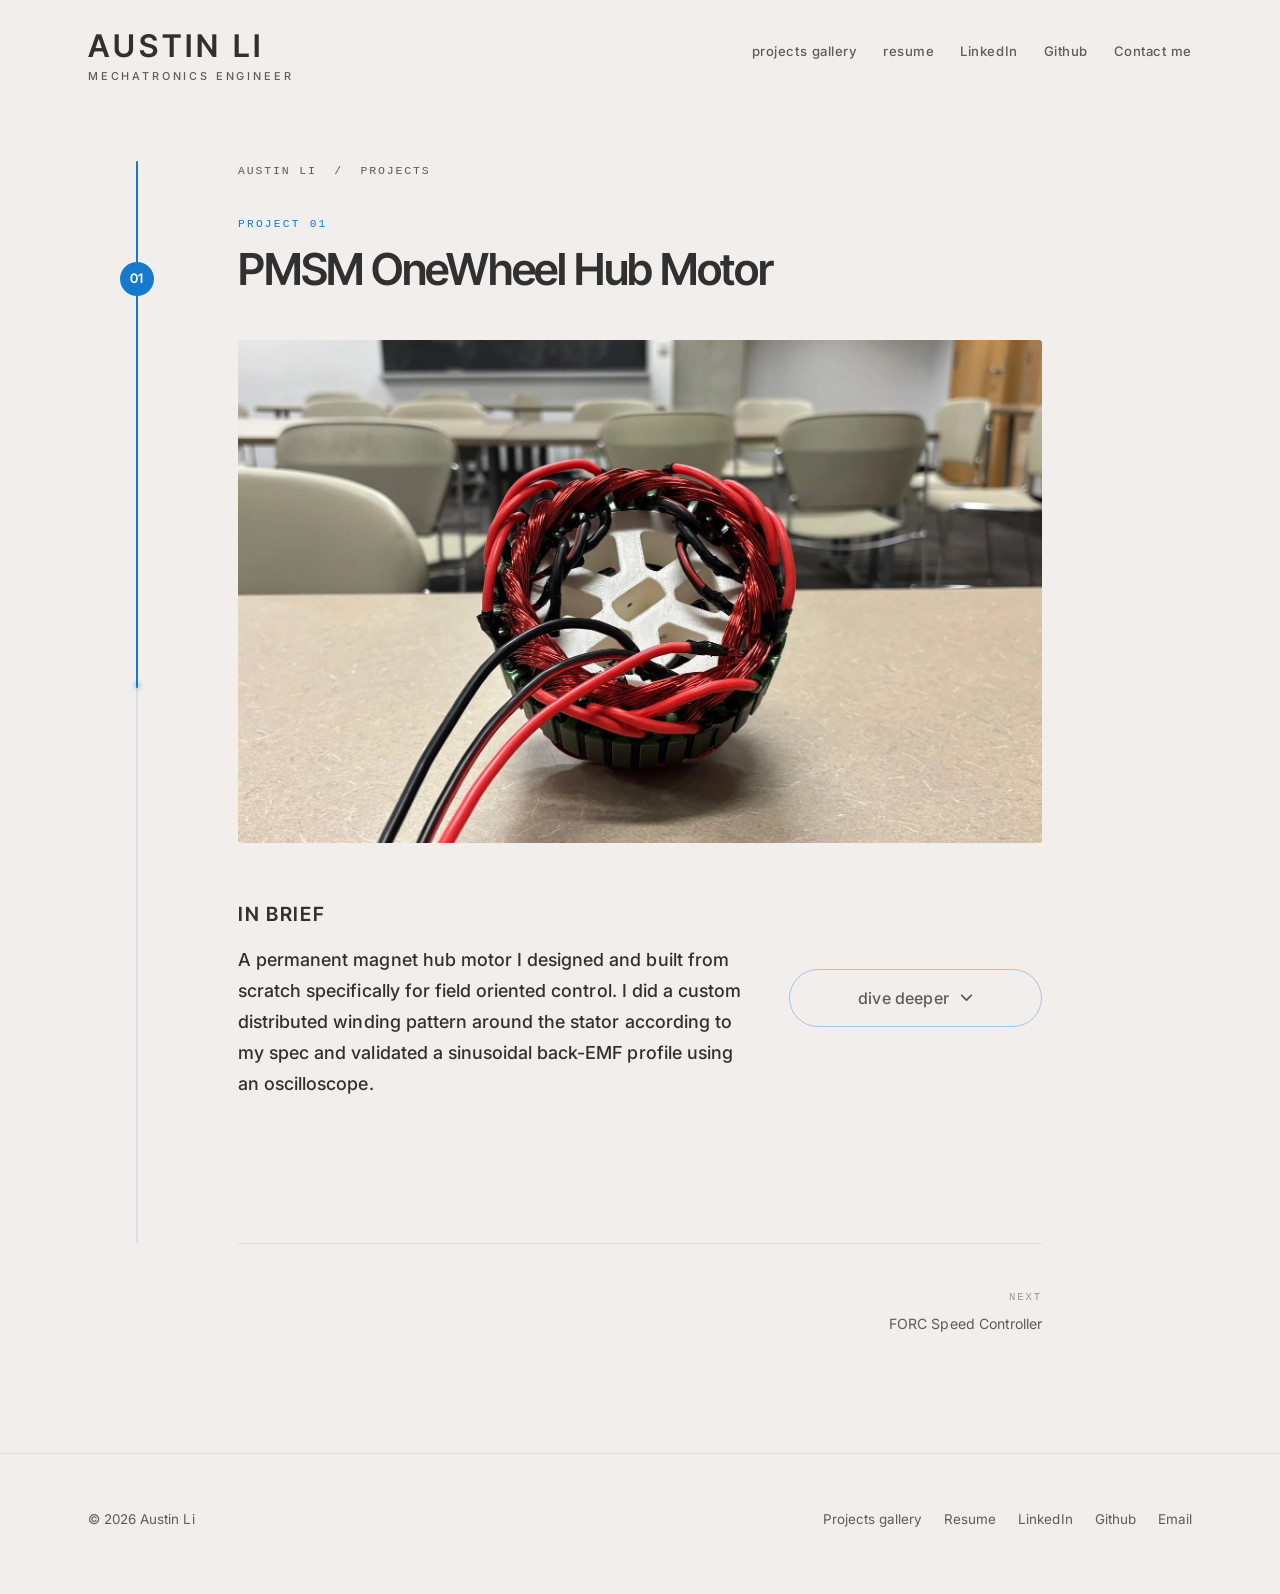
<file: projects/pmsm-hub-motor.html>
<!DOCTYPE html>
<html lang="en">
<head>
<meta charset="utf-8">
<meta name="viewport" content="width=device-width, initial-scale=1">
<script>document.documentElement.className += ' js';</script>
<title>PMSM OneWheel Hub Motor — Austin Li</title>
<meta name="description" content="A permanent-magnet synchronous hub motor designed and built from scratch, specced end to end for field oriented control.">
<meta name="author" content="Austin Li">
<meta name="theme-color" content="#f1eeeb">
<link rel="icon" href="data:image/svg+xml,%3Csvg xmlns='http://www.w3.org/2000/svg' viewBox='0 0 32 32'%3E%3Crect width='32' height='32' rx='7' fill='%23303030'/%3E%3Ctext x='16' y='22' font-family='Helvetica,Arial,sans-serif' font-size='15' font-weight='600' fill='%23f1eeeb' text-anchor='middle'%3EAL%3C/text%3E%3C/svg%3E">
<meta property="og:type" content="website">
<meta property="og:title" content="PMSM OneWheel Hub Motor — Austin Li">
<meta property="og:description" content="A permanent-magnet synchronous hub motor designed and built from scratch, specced end to end for field oriented control.">
<meta property="og:image" content="https://austinnnli.github.io/assets/img/cover-motor.webp">
<meta name="twitter:card" content="summary_large_image">
<link rel="preconnect" href="https://fonts.googleapis.com">
<link rel="preconnect" href="https://fonts.gstatic.com" crossorigin>
<link rel="stylesheet" href="https://fonts.googleapis.com/css2?family=Inter+Tight:wght@400;500;600;700&amp;family=Inter:wght@300;400;500;600&amp;display=swap">
<link rel="stylesheet" href="../assets/css/site.css">
<script src="../assets/js/site.js" defer></script>
<script src="../assets/js/cadview.js" defer></script>
</head>
<body>
<a class="skip-link" href="#main">Skip to content</a>
<header class="site-header">
  <div class="wrap site-header__inner">
    <a class="brand" href="../index.html#top" aria-label="Austin Li — back to the top">
      <div class="brand__name">Austin&nbsp;Li</div>
      <div class="brand__role">Mechatronics Engineer</div>
    </a>
    <nav class="nav" aria-label="Primary">
      <a href="../gallery.html">projects gallery</a>
      <a href="../assets/resume.pdf" target="_blank" rel="noopener">resume</a>
      <a href="https://www.linkedin.com/in/austin-c-li/" target="_blank" rel="noopener">LinkedIn</a>
      <a href="https://github.com/austinnnli" target="_blank" rel="noopener">Github</a>
      <button type="button" data-contact-open>Contact me</button>
    </nav>
  </div>
</header>
<main id="main" class="page-project">
  <section class="projects" data-rail-section>
    <div class="rail" aria-hidden="true">
      <div class="rail__track"></div>
      <div class="rail__fill"></div>
    </div>
    <article class="project" data-project data-project-no="01" id="pmsm-hub-motor">
      <div class="col project__head">
        <p class="crumbs"><a href="../index.html">Austin Li</a> &nbsp;/&nbsp;
          <a href="../gallery.html">Projects</a></p>
        <p class="project__eyebrow">Project 01</p>
        <h2 class="project__title">PMSM OneWheel Hub Motor</h2>
      </div>
      <div class="col">
    <figure class="">
      <img src="../assets/img/p1-cover.webp" alt="Hand-wound stator of the PMSM hub motor" width="1720" height="1075" loading="lazy" decoding="async">
    </figure>
    <div class="brief">
      <div class="brief__text">
        <h3 class="section-title">In Brief</h3>
        <p class="lead">A permanent magnet hub motor I designed and built from scratch specifically for field oriented control. I did a custom distributed winding pattern around the stator according to my spec and validated a sinusoidal back-EMF profile using an oscilloscope.</p>
      </div>
      <div class="brief__action">
        <button type="button" class="dive" data-dive aria-expanded="false" aria-controls="deep-pmsm-hub-motor">
          <span class="dive__label">dive deeper</span>
          <svg width="13" height="13" viewBox="0 0 12 12" fill="none" aria-hidden="true">
            <path d="M1.6 4 6 8.4 10.4 4" stroke="currentColor" stroke-width="1.6"
                  stroke-linecap="round" stroke-linejoin="round"/>
          </svg>
        </button>
      </div>
    </div>
    <div class="deep" id="deep-pmsm-hub-motor">
      <div class="deep__inner">
    <h3 class="section-title">Objective</h3>
    <p>I have always been intrigued by motors (electric motors in particular), the ability to turn electricity into motion seems magical, and yet the way motors are so ubiquitous today turn them into this seemingly simple thing which we take for granted. Motors are literally everywhere, everything from linear motion to water-pumps and turbines often start as rotation driven by motors, and without them the world would be a much more stationary place (you could almost say motors make the world turn&hellip;).</p>
    <p class="lead">I wanted to know how motors work, so I built one entirely from scratch. Everything from the stator windings to the magnetic rotor, I specced, designed, built, and tested. Moreover, to make it more challenging and to squeeze a little bit more efficiency out of it, I designed the motor specifically for Field Oriented Control meaning the need for a magnetic encoder, distributed windings, and large arc magnets.</p>
    <p>Being a personal project, much of this build was constrained by budgets, but through various attempts to compromise and de-scope, I was able to assemble a first prototype which is currently being tested. The ultimate goal of this project is to use the motor in a larger DIY OneWheel build which has been a dream of mine for a while.</p>
    <h3 class="section-title">Design</h3>
    <p>I began by defining my constraints then modeled everything in SolidWorks, since this first prototype would be largely 3D printed, everything was designed with a heavy focus on DFM for FDM printing.</p>
    <div class="media-pair">
    <figure class="">
      <img src="../assets/img/p1-cad-section.webp" alt="Section view of the hub motor assembly in SolidWorks" width="1100" height="733" loading="lazy" decoding="async">
    </figure>
    <figure class="">
      <img src="../assets/img/p1-cad-exploded.webp" alt="Exploded view of the hub motor assembly" width="1100" height="733" loading="lazy" decoding="async">
    </figure>
    </div>
    <div class="media-row">
      <div class="media-row__cell" style="flex:1.7778 1 0">
    <figure class="">
      <img src="../assets/img/p1-stator-housing.webp" alt="The wound stator seated in its printed housing" width="1600" height="900" loading="lazy" decoding="async">
    </figure>
      </div>
      <div class="media-row__cell" style="flex:0.9943 1 0">
    <figure class="">
      <img src="../assets/img/p1-winding.webp" alt="Winding diagram for the 36-slot stator: three phases distributed across the slots, with the rotor magnet arcs shown on the outer ring" width="701" height="705" loading="lazy" decoding="async">
      <figcaption>Distributed winding layout calculated for a 36-slot stator, 6-pole rotor.</figcaption>
    </figure>
      </div>
    </div>
    <h3 class="section-title">Simulation</h3>
    <p>I created a FEA software to simulate and visualize the magnet field produced by adjacent block magnets. Using this software I proved that block magnets arranged in an arc can create a good approximation of an arc magnet of the same size at close distances. In the regions near the magnets the magnetic field is uniform as it should be.</p>
    <div class="media-row">
      <div class="media-row__cell" style="flex:1.1684 1 0">
    <figure class="">
      <img src="../assets/img/p1-fea-arc.webp" alt="FEA field-line plot of block magnets arranged in an arc, showing the combined field wrapping around the chain of magnets" width="1311" height="1122" loading="lazy" decoding="async">
    </figure>
      </div>
      <div class="media-row__cell" style="flex:1.3361 1 0">
    <figure class="">
      <img src="../assets/img/p1-fea-ring.webp" alt="FEA vector and magnitude plot of a full ring of block magnets, with a uniform field in the regions close to the magnets" width="1590" height="1190" loading="lazy" decoding="async">
    </figure>
      </div>
    </div>
    <h3 class="section-title">Field Oriented Control</h3>
    <p>I wanted to use field oriented control (FOC) to drive this motor. This meant two things that needed to be different from a typical motor: encoder to detect position, and large arc magnets in the rotor.</p>
    <p>Finding a place to put a magnetic encoder proved difficult because it meant needing to split the shaft to make the encoder concentric with the motor, however, supporting the stator from only one end would severely compromise its rigidity which is a concern as it experiences extreme magnetic forces.</p>
    <p>I designed a way to place the encoder inside the shaft by splitting the shaft and decoupling it from the rotor using bearings.</p>
    <div class="media-pair">
    <figure class="">
      <img src="../assets/img/p1-encoder-original.webp" alt="Original encoder layout, stator supported from one end only" width="950" height="757" loading="lazy" decoding="async">
      <figcaption>Original design &mdash; making the encoder concentric meant supporting the stator from a single end.</figcaption>
    </figure>
    <figure class="">
      <img src="../assets/img/p1-encoder-new.webp" alt="Revised layout with a split shaft and the encoder carried inside it" width="950" height="754" loading="lazy" decoding="async">
      <figcaption>New design &mdash; the shaft is split and decoupled from the rotor by bearings, with the encoder living inside.</figcaption>
    </figure>
    </div>
    <p>Wide angle arc magnets are vital for creating a sinusoidal back-EMF profile. However, large arc magnets are hard to find in the proper dimensions, which makes custom ordering the only option, but this obviously greatly exceeds my budget for this project.</p>
    <p>To compromise, I approximated arc magnets using smaller block magnets placed adjacently. Block magnets are much cheaper.</p>
    <p>I validated that this works by using magnetic sensitive sheets to visualize the magnetic fields, and indeed the magnetic field appeared uniform in the regions they should be.</p>
    <div class="media-pair">
    <figure class="">
      <img src="../assets/img/p1-rotor.webp" alt="Rotor with block magnets arranged to approximate wide arc magnets" width="1000" height="1000" loading="lazy" decoding="async">
    </figure>
    <figure class="">
      <img src="../assets/img/p1-magfield.webp" alt="Magnetic viewing film held against the rotor to check field uniformity" width="1000" height="1000" loading="lazy" decoding="async">
    </figure>
    </div>
    <h3 class="section-title">Back-EMF Validation</h3>
    <p>Using an oscilloscope I could verify that the back-EMF from spinning the motor was roughly sinusoidal. The 6 spikes seen can be attributed to the 6 individual magnets in each arc cogging with the stator.</p>
    <div class="media-row">
      <div class="media-row__cell" style="flex:1.7751 1 0">
    <figure class="">
      <video data-autoplay muted loop playsinline preload="none" width="1200" height="676"
               poster="../assets/img/poster-backemf-validation.webp" aria-label="Back-EMF measured on an oscilloscope while the motor is spun by hand">
          <source src="../assets/video/backemf-validation.mp4" type="video/mp4">
          <source src="../assets/video/backemf-validation.webm" type="video/webm">
        </video>
    </figure>
      </div>
      <div class="media-row__cell" style="flex:1.3333 1 0">
    <figure class="">
      <img src="../assets/img/p1-scope.webp" alt="Oscilloscope trace showing a roughly sinusoidal back-EMF with six cogging spikes" width="900" height="675" loading="lazy" decoding="async">
    </figure>
      </div>
    </div>
      </div>
    </div>
      </div>
    </article>
  </section>

  <div class="col">
    <nav class="pager" aria-label="Other projects">
      <span></span>
      <a href="forc-speed-controller.html" style="text-align:right"><span class="pager__label">Next</span>FORC Speed Controller</a>
    </nav>
  </div>
</main>
<footer class="site-footer">
  <div class="wrap site-footer__inner">
    <span>&copy; 2026 Austin Li</span>
    <nav aria-label="Elsewhere">
      <a href="../gallery.html">Projects gallery</a>
      <a href="../assets/resume.pdf" target="_blank" rel="noopener">Resume</a>
      <a href="https://www.linkedin.com/in/austin-c-li/" target="_blank" rel="noopener">LinkedIn</a>
      <a href="https://github.com/austinnnli" target="_blank" rel="noopener">Github</a>
      <a href="mailto:austincheungli@gmail.com">Email</a>
    </nav>
  </div>
</footer>
<div class="modal" id="contact-modal" role="dialog" aria-modal="true"
     aria-labelledby="contact-title" aria-hidden="true">
  <div class="modal__scrim" data-contact-close></div>
  <div class="modal__panel">
    <button type="button" class="modal__close" data-contact-close aria-label="Close">&#10005;</button>
    <h2 class="modal__title" id="contact-title">Contact me</h2>
    <div class="modal__rows">
      <div class="modal__row">
        <span class="modal__key">Email</span>
        <a class="modal__val" href="mailto:austincheungli@gmail.com">austincheungli@gmail.com</a>
      </div>
      <div class="modal__row">
        <span class="modal__key">Phone</span>
        <a class="modal__val" href="tel:+12368382903">236-838-2903</a>
      </div>
    </div>
    <p class="modal__note">I am currently open to Winter/Spring 2027 co-op opportunities, contact me so we can work together.</p>
  </div>
</div>
</body>
</html>
</file>
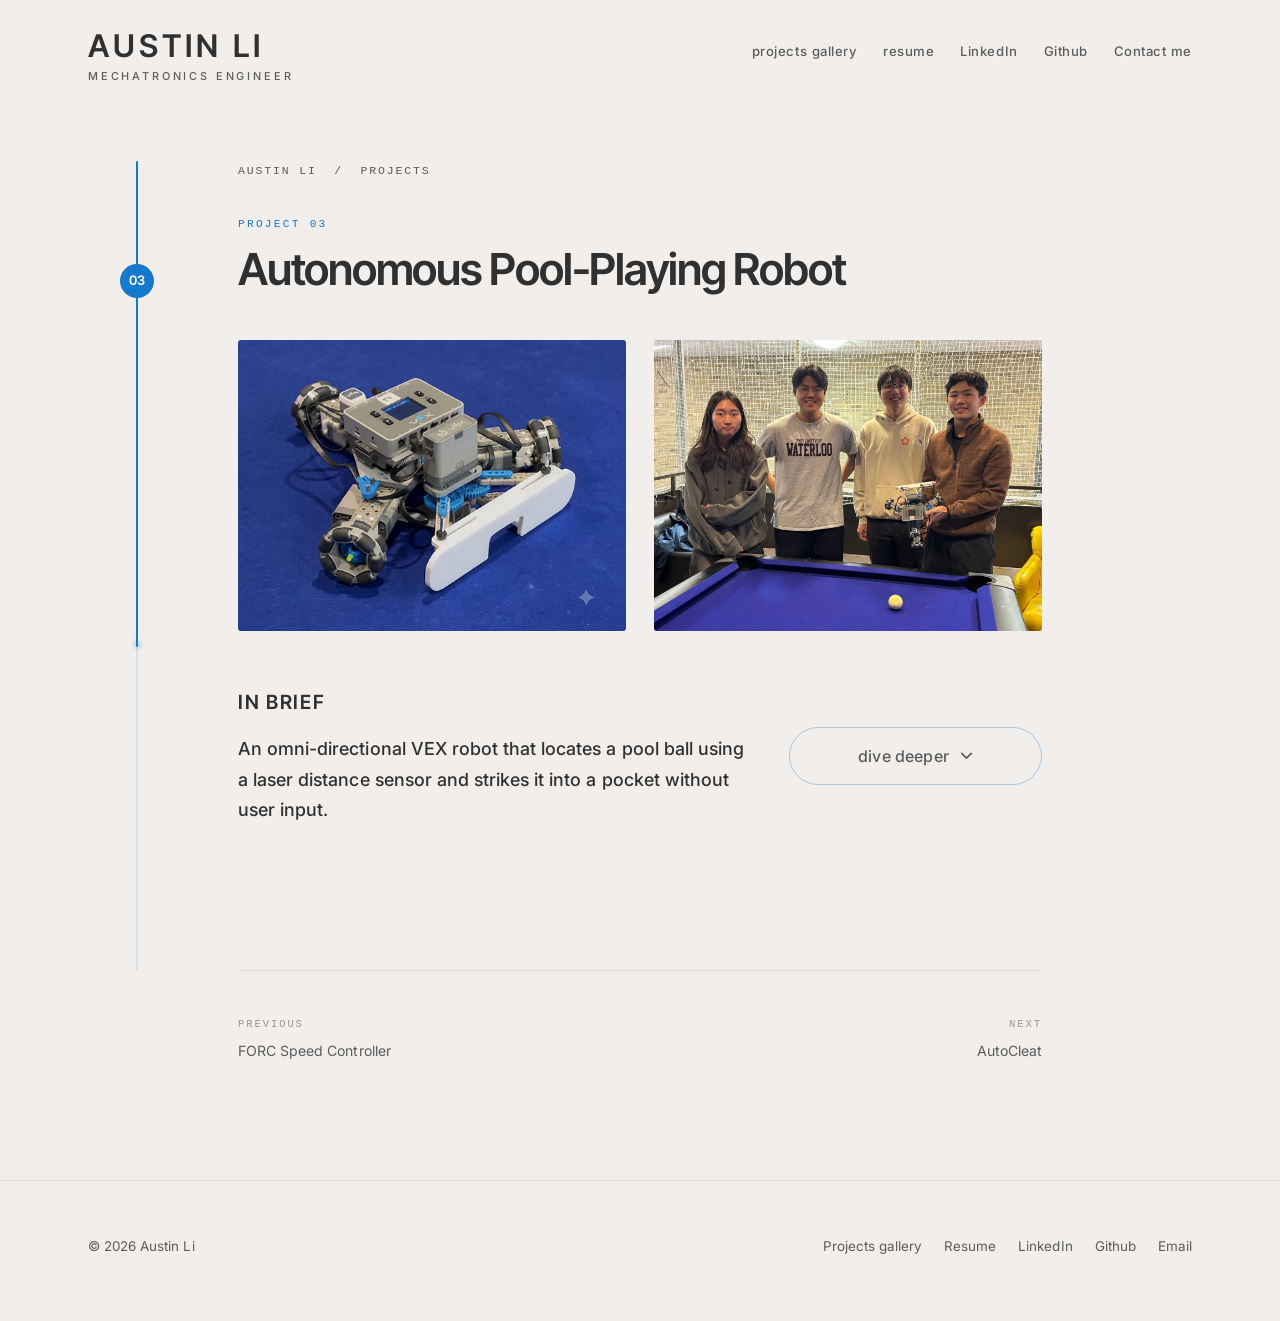
<file: projects/pool-robot.html>
<!DOCTYPE html>
<html lang="en">
<head>
<meta charset="utf-8">
<meta name="viewport" content="width=device-width, initial-scale=1">
<script>document.documentElement.className += ' js';</script>
<title>Autonomous Pool-Playing Robot — Austin Li</title>
<meta name="description" content="An omni-directional VEX robot that finds a pool ball with one laser sensor and strikes it into a pocket.">
<meta name="author" content="Austin Li">
<meta name="theme-color" content="#f1eeeb">
<link rel="icon" href="data:image/svg+xml,%3Csvg xmlns='http://www.w3.org/2000/svg' viewBox='0 0 32 32'%3E%3Crect width='32' height='32' rx='7' fill='%23303030'/%3E%3Ctext x='16' y='22' font-family='Helvetica,Arial,sans-serif' font-size='15' font-weight='600' fill='%23f1eeeb' text-anchor='middle'%3EAL%3C/text%3E%3C/svg%3E">
<meta property="og:type" content="website">
<meta property="og:title" content="Autonomous Pool-Playing Robot — Austin Li">
<meta property="og:description" content="An omni-directional VEX robot that finds a pool ball with one laser sensor and strikes it into a pocket.">
<meta property="og:image" content="https://austinnnli.github.io/assets/img/cover-pool.webp">
<meta name="twitter:card" content="summary_large_image">
<link rel="preconnect" href="https://fonts.googleapis.com">
<link rel="preconnect" href="https://fonts.gstatic.com" crossorigin>
<link rel="stylesheet" href="https://fonts.googleapis.com/css2?family=Inter+Tight:wght@400;500;600;700&amp;family=Inter:wght@300;400;500;600&amp;display=swap">
<link rel="stylesheet" href="../assets/css/site.css">
<script src="../assets/js/site.js" defer></script>
<script src="../assets/js/cadview.js" defer></script>
</head>
<body>
<a class="skip-link" href="#main">Skip to content</a>
<header class="site-header">
  <div class="wrap site-header__inner">
    <a class="brand" href="../index.html#top" aria-label="Austin Li — back to the top">
      <div class="brand__name">Austin&nbsp;Li</div>
      <div class="brand__role">Mechatronics Engineer</div>
    </a>
    <nav class="nav" aria-label="Primary">
      <a href="../gallery.html">projects gallery</a>
      <a href="../assets/resume.pdf" target="_blank" rel="noopener">resume</a>
      <a href="https://www.linkedin.com/in/austin-c-li/" target="_blank" rel="noopener">LinkedIn</a>
      <a href="https://github.com/austinnnli" target="_blank" rel="noopener">Github</a>
      <button type="button" data-contact-open>Contact me</button>
    </nav>
  </div>
</header>
<main id="main" class="page-project">
  <section class="projects" data-rail-section>
    <div class="rail" aria-hidden="true">
      <div class="rail__track"></div>
      <div class="rail__fill"></div>
    </div>
    <article class="project" data-project data-project-no="03" id="pool-robot">
      <div class="col project__head">
        <p class="crumbs"><a href="../index.html">Austin Li</a> &nbsp;/&nbsp;
          <a href="../gallery.html">Projects</a></p>
        <p class="project__eyebrow">Project 03</p>
        <h2 class="project__title">Autonomous Pool-Playing Robot</h2>
      </div>
      <div class="col">
    <div class="media-pair">
    <figure class="">
      <img src="../assets/img/p3-cover.webp" alt="The autonomous pool-playing robot on the table" width="1100" height="825" loading="lazy" decoding="async">
    </figure>
    <figure class="">
      <img src="../assets/img/p3-team.webp" alt="The project team with the robot at the pool table" width="1400" height="1050" loading="lazy" decoding="async">
    </figure>
    </div>
    <div class="brief">
      <div class="brief__text">
        <h3 class="section-title">In Brief</h3>
        <p class="lead">An omni-directional VEX robot that locates a pool ball using a laser distance sensor and strikes it into a pocket without user input.</p>
      </div>
      <div class="brief__action">
        <button type="button" class="dive" data-dive aria-expanded="false" aria-controls="deep-pool-robot">
          <span class="dive__label">dive deeper</span>
          <svg width="13" height="13" viewBox="0 0 12 12" fill="none" aria-hidden="true">
            <path d="M1.6 4 6 8.4 10.4 4" stroke="currentColor" stroke-width="1.6"
                  stroke-linecap="round" stroke-linejoin="round"/>
          </svg>
        </button>
      </div>
    </div>
    <div class="deep" id="deep-pool-robot">
      <div class="deep__inner">
    <h3 class="section-title">Objective</h3>
    <p>The Autonomous Pool-Playing Robot was built as a group project for my final Mechatronics Project of first year. The robot was built around standard VEX components, and our goal was to push these components to the limits of their capabilities.</p>
    <p class="lead">My group and I designed, coded and tested an omni-directional robot which could successfully locate and strike a pool ball into a pocket.</p>
    <p>My contribution to this project was in the mechanical design of the striking mechanism and the ball detection algorithm I wrote in C++.</p>
    <h3 class="section-title">Ball Detection Algorithm</h3>
    <p>The ball detection algorithm was constrained by a single laser distance sensor which forced out-of-the-box thinking to be able to locate the ball. To achieve both efficiency and accuracy, I split the algorithm into two parts:</p>
    <div class="steps">
      <div class="step">
        <p class="step__no">Step 1:</p>
        <p>The robot does a rotating pass across the whole table. By using the robots current position and the dimensions of the table, the theoretical wall distance could be calculated and compared to the laser sensor data. Any large discrepancies between the theoretical and measured distance was flagged as a ball.</p>
    <figure class="">
      <video data-autoplay muted loop playsinline preload="none" width="1200" height="676"
               poster="../assets/img/poster-pool-general-scan.webp" aria-label="The robot performing a rotating scan of the whole table">
          <source src="../assets/video/pool-general-scan.mp4" type="video/mp4">
          <source src="../assets/video/pool-general-scan.webm" type="video/webm">
        </video>
    </figure>
      </div>
      <div class="step">
        <p class="step__no">Step 2:</p>
        <p>After finding the rough direction of the ball, the robot does a slower scan to detect the outer edges of the ball, from these two edges, the robot can align itself with the exact center of the ball.</p>
    <figure class="">
      <video data-autoplay muted loop playsinline preload="none" width="1200" height="676"
               poster="../assets/img/poster-pool-ball-centering.webp" aria-label="The robot scanning slowly to find both edges of the ball and centre on it">
          <source src="../assets/video/pool-ball-centering.mp4" type="video/mp4">
          <source src="../assets/video/pool-ball-centering.webm" type="video/webm">
        </video>
    </figure>
      </div>
    </div>
    <h3 class="section-title">Striking Mechanism</h3>
    <p>After many revisions, the final design I settled on used a scissor mechanism to ensure the front face stayed perpendicular with the forward direction.</p>
    <div class="media-pair">
    <figure class="">
      <img src="../assets/img/p3-strike-detail.webp" alt="Close-up of the scissor linkage driving the striking face" width="1200" height="900" loading="lazy" decoding="async">
    </figure>
    <figure class="">
      <img src="../assets/img/p3-strike-full.webp" alt="The complete robot showing the striking face extended" width="1200" height="900" loading="lazy" decoding="async">
    </figure>
    </div>
    <h3 class="section-title">Full Video Demo</h3>
    <figure class="">
      <div class="video-wrap">
        <video data-autoplay muted loop playsinline preload="none" width="1200" height="676"
               poster="../assets/img/poster-pool-full-demo.webp" aria-label="Full demonstration of the robot locating and striking the ball into a pocket">
          <source src="../assets/video/pool-full-demo.mp4" type="video/mp4">
          <source src="../assets/video/pool-full-demo.webm" type="video/webm">
        </video>
        <div class="video-tools">
          <button type="button" class="video-btn video-replay" data-replay>
            <svg width="12" height="12" viewBox="0 0 24 24" fill="none" aria-hidden="true">
              <path d="M1 4v6h6M3.5 15a9 9 0 1 0 2.1-9.4L1 10" stroke="currentColor"
                    stroke-width="2.2" stroke-linecap="round" stroke-linejoin="round"/>
            </svg>Replay
          </button>
          <button type="button" class="video-btn video-speed" data-speed
                  aria-label="Playback speed">1&times;</button>
        </div>
      </div>
    </figure>
      </div>
    </div>
      </div>
    </article>
  </section>

  <div class="col">
    <nav class="pager" aria-label="Other projects">
      <a href="forc-speed-controller.html"><span class="pager__label">Previous</span>FORC Speed Controller</a>
      <a href="autocleat.html" style="text-align:right"><span class="pager__label">Next</span>AutoCleat</a>
    </nav>
  </div>
</main>
<footer class="site-footer">
  <div class="wrap site-footer__inner">
    <span>&copy; 2026 Austin Li</span>
    <nav aria-label="Elsewhere">
      <a href="../gallery.html">Projects gallery</a>
      <a href="../assets/resume.pdf" target="_blank" rel="noopener">Resume</a>
      <a href="https://www.linkedin.com/in/austin-c-li/" target="_blank" rel="noopener">LinkedIn</a>
      <a href="https://github.com/austinnnli" target="_blank" rel="noopener">Github</a>
      <a href="mailto:austincheungli@gmail.com">Email</a>
    </nav>
  </div>
</footer>
<div class="modal" id="contact-modal" role="dialog" aria-modal="true"
     aria-labelledby="contact-title" aria-hidden="true">
  <div class="modal__scrim" data-contact-close></div>
  <div class="modal__panel">
    <button type="button" class="modal__close" data-contact-close aria-label="Close">&#10005;</button>
    <h2 class="modal__title" id="contact-title">Contact me</h2>
    <div class="modal__rows">
      <div class="modal__row">
        <span class="modal__key">Email</span>
        <a class="modal__val" href="mailto:austincheungli@gmail.com">austincheungli@gmail.com</a>
      </div>
      <div class="modal__row">
        <span class="modal__key">Phone</span>
        <a class="modal__val" href="tel:+12368382903">236-838-2903</a>
      </div>
    </div>
    <p class="modal__note">I am currently open to Winter/Spring 2027 co-op opportunities, contact me so we can work together.</p>
  </div>
</div>
</body>
</html>
</file>
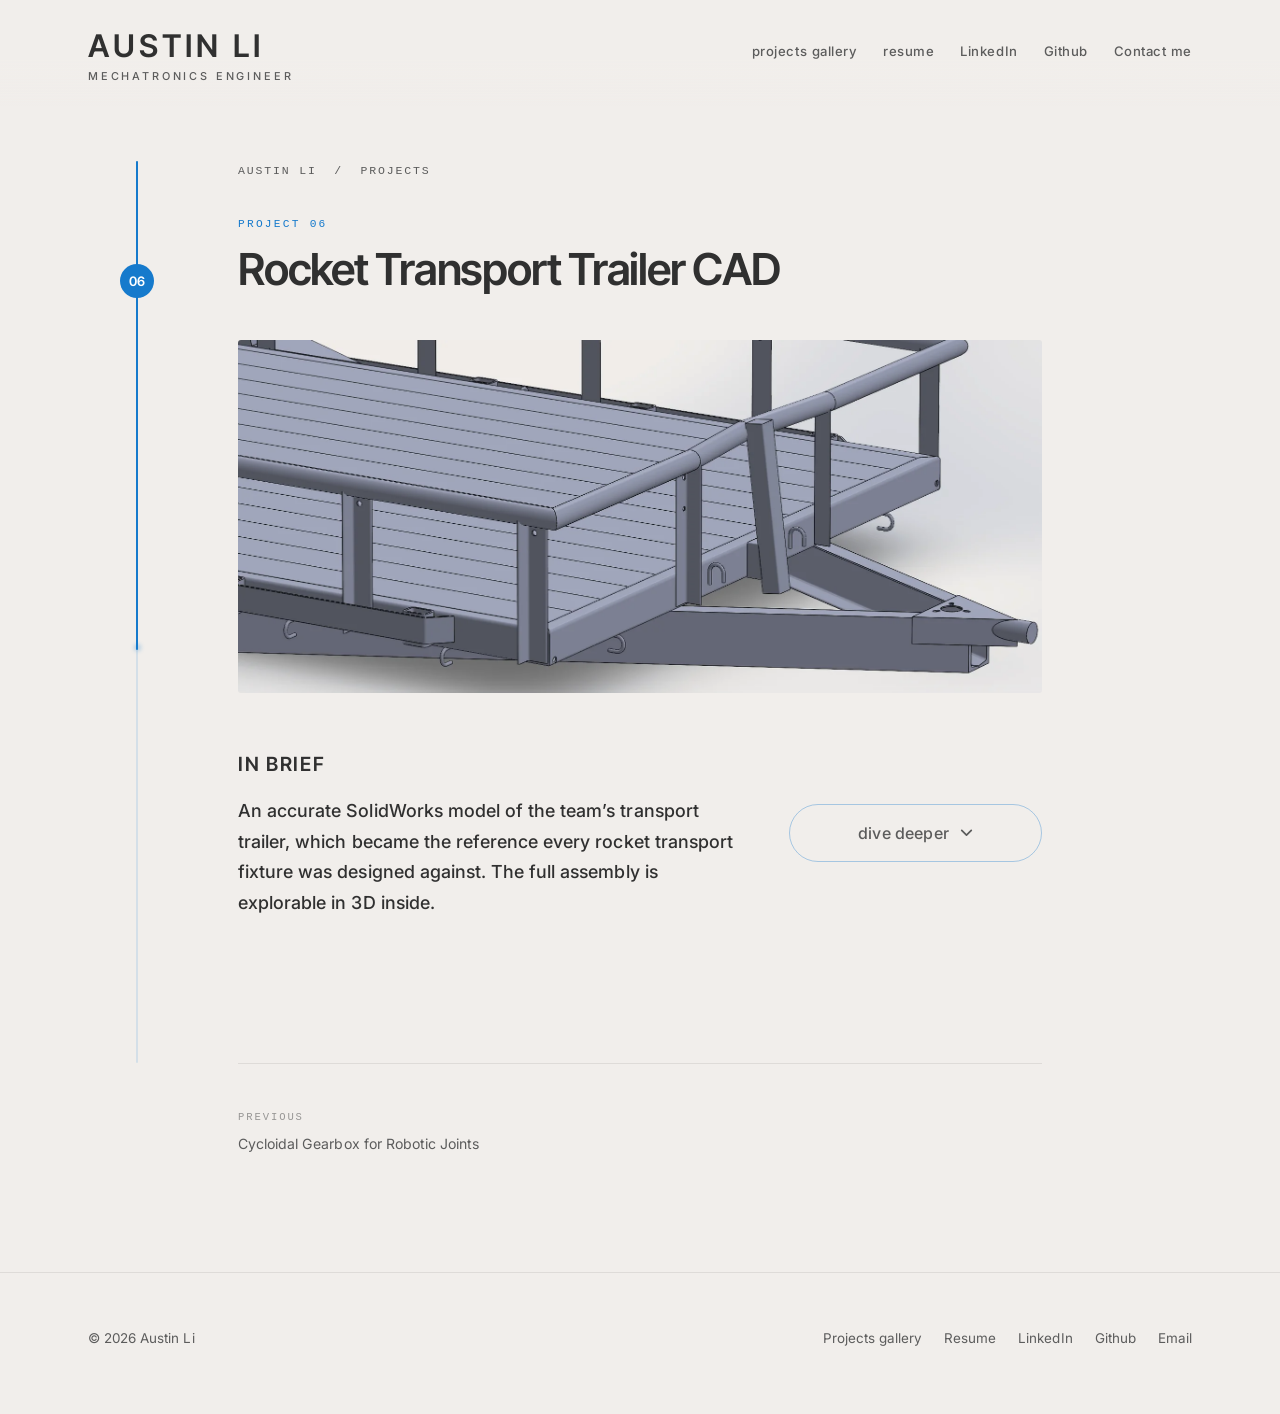
<file: projects/rocket-trailer.html>
<!DOCTYPE html>
<html lang="en">
<head>
<meta charset="utf-8">
<meta name="viewport" content="width=device-width, initial-scale=1">
<script>document.documentElement.className += ' js';</script>
<title>Rocket Transport Trailer CAD — Austin Li</title>
<meta name="description" content="An accurate SolidWorks model of the team’s transport trailer — the reference every launch fixture was designed against.">
<meta name="author" content="Austin Li">
<meta name="theme-color" content="#f1eeeb">
<link rel="icon" href="data:image/svg+xml,%3Csvg xmlns='http://www.w3.org/2000/svg' viewBox='0 0 32 32'%3E%3Crect width='32' height='32' rx='7' fill='%23303030'/%3E%3Ctext x='16' y='22' font-family='Helvetica,Arial,sans-serif' font-size='15' font-weight='600' fill='%23f1eeeb' text-anchor='middle'%3EAL%3C/text%3E%3C/svg%3E">
<meta property="og:type" content="website">
<meta property="og:title" content="Rocket Transport Trailer CAD — Austin Li">
<meta property="og:description" content="An accurate SolidWorks model of the team’s transport trailer — the reference every launch fixture was designed against.">
<meta property="og:image" content="https://austinnnli.github.io/assets/img/cover-trailer.webp">
<meta name="twitter:card" content="summary_large_image">
<link rel="preconnect" href="https://fonts.googleapis.com">
<link rel="preconnect" href="https://fonts.gstatic.com" crossorigin>
<link rel="stylesheet" href="https://fonts.googleapis.com/css2?family=Inter+Tight:wght@400;500;600;700&amp;family=Inter:wght@300;400;500;600&amp;display=swap">
<link rel="stylesheet" href="../assets/css/site.css">
<script src="../assets/js/site.js" defer></script>
<script src="../assets/js/cadview.js" defer></script>
</head>
<body>
<a class="skip-link" href="#main">Skip to content</a>
<header class="site-header">
  <div class="wrap site-header__inner">
    <a class="brand" href="../index.html#top" aria-label="Austin Li — back to the top">
      <div class="brand__name">Austin&nbsp;Li</div>
      <div class="brand__role">Mechatronics Engineer</div>
    </a>
    <nav class="nav" aria-label="Primary">
      <a href="../gallery.html">projects gallery</a>
      <a href="../assets/resume.pdf" target="_blank" rel="noopener">resume</a>
      <a href="https://www.linkedin.com/in/austin-c-li/" target="_blank" rel="noopener">LinkedIn</a>
      <a href="https://github.com/austinnnli" target="_blank" rel="noopener">Github</a>
      <button type="button" data-contact-open>Contact me</button>
    </nav>
  </div>
</header>
<main id="main" class="page-project">
  <section class="projects" data-rail-section>
    <div class="rail" aria-hidden="true">
      <div class="rail__track"></div>
      <div class="rail__fill"></div>
    </div>
    <article class="project" data-project data-project-no="06" id="rocket-trailer">
      <div class="col project__head">
        <p class="crumbs"><a href="../index.html">Austin Li</a> &nbsp;/&nbsp;
          <a href="../gallery.html">Projects</a></p>
        <p class="project__eyebrow">Project 06</p>
        <h2 class="project__title">Rocket Transport Trailer CAD</h2>
      </div>
      <div class="col">
    <figure class="">
      <img src="../assets/img/p6-cover.webp" alt="CAD render of the rocket transport trailer deck and rails" width="1720" height="755" loading="lazy" decoding="async">
    </figure>
    <div class="brief">
      <div class="brief__text">
        <h3 class="section-title">In Brief</h3>
        <p class="lead">An accurate SolidWorks model of the team&rsquo;s transport trailer, which became the reference every rocket transport fixture was designed against. The full assembly is explorable in 3D inside.</p>
      </div>
      <div class="brief__action">
        <button type="button" class="dive" data-dive aria-expanded="false" aria-controls="deep-rocket-trailer">
          <span class="dive__label">dive deeper</span>
          <svg width="13" height="13" viewBox="0 0 12 12" fill="none" aria-hidden="true">
            <path d="M1.6 4 6 8.4 10.4 4" stroke="currentColor" stroke-width="1.6"
                  stroke-linecap="round" stroke-linejoin="round"/>
          </svg>
        </button>
      </div>
    </div>
    <div class="deep" id="deep-rocket-trailer">
      <div class="deep__inner">
    <h3 class="section-title">Objective</h3>
    <p>I created an accurate model of a transport trailer in CAD (SolidWorks) which proved to be mission critical for designing fixtures to transport the Team&rsquo;s rocket to the launch site.</p>
    <figure class="">
      <img src="../assets/img/p6-cad-iso.webp" alt="Isometric CAD view of the complete trailer model" width="1290" height="644" loading="lazy" decoding="async">
    </figure>
    <div class="media-stack">
    <figure class="">
      <img src="../assets/img/p6-real.webp" alt="Photograph of the real transport trailer" width="1800" height="581" loading="lazy" decoding="async">
    </figure>
    <figure class="">
      <img src="../assets/img/p6-cad-side.webp" alt="Side elevation of the CAD trailer model for comparison" width="1800" height="382" loading="lazy" decoding="async">
    </figure>
    </div>
    <h3 class="section-title">Explore the model</h3>
    <figure>
      <div class="cad" data-model="../assets/model/trailer.glb">
        <canvas class="cad__stage"></canvas>
        <div class="cad__status">Loading model&hellip;</div>
        <div class="cad__hint">Drag to orbit &middot; scroll to zoom</div>
        <button type="button" class="cad__reset">Reset view</button>
      </div>
    </figure>
      </div>
    </div>
      </div>
    </article>
  </section>

  <div class="col">
    <nav class="pager" aria-label="Other projects">
      <a href="cycloidal-gearbox.html"><span class="pager__label">Previous</span>Cycloidal Gearbox for Robotic Joints</a>
      <span></span>
    </nav>
  </div>
</main>
<footer class="site-footer">
  <div class="wrap site-footer__inner">
    <span>&copy; 2026 Austin Li</span>
    <nav aria-label="Elsewhere">
      <a href="../gallery.html">Projects gallery</a>
      <a href="../assets/resume.pdf" target="_blank" rel="noopener">Resume</a>
      <a href="https://www.linkedin.com/in/austin-c-li/" target="_blank" rel="noopener">LinkedIn</a>
      <a href="https://github.com/austinnnli" target="_blank" rel="noopener">Github</a>
      <a href="mailto:austincheungli@gmail.com">Email</a>
    </nav>
  </div>
</footer>
<div class="modal" id="contact-modal" role="dialog" aria-modal="true"
     aria-labelledby="contact-title" aria-hidden="true">
  <div class="modal__scrim" data-contact-close></div>
  <div class="modal__panel">
    <button type="button" class="modal__close" data-contact-close aria-label="Close">&#10005;</button>
    <h2 class="modal__title" id="contact-title">Contact me</h2>
    <div class="modal__rows">
      <div class="modal__row">
        <span class="modal__key">Email</span>
        <a class="modal__val" href="mailto:austincheungli@gmail.com">austincheungli@gmail.com</a>
      </div>
      <div class="modal__row">
        <span class="modal__key">Phone</span>
        <a class="modal__val" href="tel:+12368382903">236-838-2903</a>
      </div>
    </div>
    <p class="modal__note">I am currently open to Winter/Spring 2027 co-op opportunities, contact me so we can work together.</p>
  </div>
</div>
</body>
</html>
</file>
<file: assets/css/site.css>
/* ============================================================
   Austin Li — portfolio
   Palette: bg #f1eeeb · body #5C5C5C · headings #303030 · accent #167ACC
   ============================================================ */

/* Fonts are loaded with a <link> in each page's <head> so they don't block
   this stylesheet.  Everything degrades to the system sans if they fail. */

:root {
  --bg:      #f1eeeb;
  --text:    #5C5C5C;
  --head:    #303030;
  --accent:  #167ACC;

  --rule:    rgba(48,48,48,.10);
  --soft:    rgba(48,48,48,.045);

  --content: 860px;   /* centred text column            */
  --wide:    1160px;  /* header + gallery outer bound    */
  --gutter:  28px;

  --sans:    'Inter', -apple-system, BlinkMacSystemFont, 'Segoe UI', Helvetica, Arial, sans-serif;
  --display: 'Inter Tight', 'Inter', -apple-system, BlinkMacSystemFont, 'Segoe UI', Helvetica, Arial, sans-serif;
  --mono:    ui-monospace, SFMono-Regular, 'SF Mono', Menlo, Consolas, monospace;

  --ease:    cubic-bezier(.22,.61,.36,1);
  --header-h: 116px;
}

*, *::before, *::after { box-sizing: border-box; }

html {
  -webkit-text-size-adjust: 100%;
  scroll-behavior: smooth;
  scroll-padding-top: calc(var(--header-h) + 24px);
}

body {
  margin: 0;
  background: var(--bg);
  color: var(--text);
  font-family: var(--sans);
  font-size: 17px;
  font-weight: 400;
  line-height: 1.75;
  letter-spacing: .002em;
  -webkit-font-smoothing: antialiased;
  -moz-osx-font-smoothing: grayscale;
  overflow-x: hidden;
}

body.modal-open { overflow: hidden; }

h1, h2, h3, h4 {
  font-family: var(--display);
  color: var(--head);
  font-weight: 600;
  letter-spacing: -.02em;
  margin: 0;
}

p { margin: 0 0 1.15em; }
p:last-child { margin-bottom: 0; }

a { color: inherit; text-decoration: none; }

img, video, canvas { display: block; max-width: 100%; height: auto; }

::selection { background: rgba(22,122,204,.18); color: var(--head); }

:focus-visible {
  outline: 2px solid var(--accent);
  outline-offset: 3px;
  border-radius: 3px;
}

/* ------------------------------------------------------------ layout */

.wrap {
  width: 100%;
  max-width: var(--wide);
  margin-inline: auto;
  padding-inline: var(--gutter);
}

.col {
  width: 100%;
  max-width: var(--content);
  margin-inline: auto;
  padding-inline: var(--gutter);
}

.skip-link {
  position: absolute; left: -9999px; top: 0;
  background: var(--head); color: var(--bg);
  padding: 10px 18px; border-radius: 0 0 6px 0; z-index: 200;
}
.skip-link:focus { left: 0; }

/* ------------------------------------------------------------ header */

.site-header {
  position: fixed;
  inset: 0 0 auto 0;
  z-index: 90;
  padding-block: 30px 22px;
  background: linear-gradient(to bottom, var(--bg) 55%, rgba(241,238,235,0));
  transition: opacity .5s var(--ease), transform .5s var(--ease);
  will-change: opacity, transform;
}
.site-header.is-hidden {
  opacity: 0;
  transform: translateY(-18px);
  pointer-events: none;
}

.site-header__inner {
  display: flex;
  align-items: flex-start;
  justify-content: space-between;
  gap: 28px;
}

.brand { display: inline-block; }
.brand__name {
  font-family: var(--display);
  font-size: clamp(1.4rem, 2.5vw, 1.95rem);
  font-weight: 600;
  line-height: 1.05;
  letter-spacing: .13em;
  color: var(--head);
  text-transform: uppercase;
  transition: color .35s var(--ease);
}
.brand__role {
  margin-top: .55em;
  font-size: clamp(.58rem, .95vw, .68rem);
  font-weight: 500;
  letter-spacing: .26em;
  line-height: 1.4;
  color: var(--text);
  text-transform: uppercase;
  transition: color .35s var(--ease);
}
.brand:hover .brand__role { color: var(--head); }

.nav {
  display: flex;
  flex-wrap: wrap;
  justify-content: flex-end;
  align-items: baseline;
  gap: 4px 26px;
  padding-top: 6px;
}
.nav a, .nav button {
  font-family: var(--sans);
  font-size: .82rem;
  font-weight: 500;
  letter-spacing: .04em;
  color: var(--text);
  background: none;
  border: 0;
  padding: 4px 0;
  cursor: pointer;
  position: relative;
  transition: color .35s var(--ease);
}
.nav a::after, .nav button::after {
  content: '';
  position: absolute;
  left: 0; right: 0; bottom: 0;
  height: 1px;
  background: var(--head);
  transform: scaleX(0);
  transform-origin: left;
  transition: transform .4s var(--ease);
}
.nav a:hover, .nav button:hover,
.nav a[aria-current="page"] { color: var(--head); }
.nav a:hover::after, .nav button:hover::after { transform: scaleX(1); }

/* ------------------------------------------------------------ hero */

.hero {
  padding-top: calc(var(--header-h) + 6vh);
  padding-bottom: clamp(60px, 11vh, 130px);
}
.hero__grid {
  display: grid;
  grid-template-columns: minmax(220px, 340px) 1fr;
  gap: clamp(32px, 5vw, 70px);
  align-items: center;
}
.hero__photo {
  width: 100%;
  aspect-ratio: 6 / 7;
  object-fit: cover;
  border-radius: 3px;
  filter: saturate(.96);
}
.hero__title {
  font-size: clamp(2.3rem, 5.6vw, 4.3rem);
  font-weight: 600;
  line-height: 1.04;
  letter-spacing: -.035em;
  text-align: center;
  text-wrap: balance;
}
.hero__lede {
  margin: clamp(20px, 2.6vw, 34px) auto 0;
  font-size: clamp(1rem, 1.35vw, 1.16rem);
  line-height: 1.7;
  max-width: 32em;
  text-align: center;
  text-wrap: pretty;
}

/* ------------------------------------------------------------ reveal */

.reveal {
  opacity: 0;
  transform: translateY(22px);
  transition: opacity .85s var(--ease), transform .85s var(--ease);
  will-change: opacity, transform;
}
.reveal.is-in { opacity: 1; transform: none; }

/* ------------------------------------------------------------ projects */

.projects { position: relative; padding-bottom: clamp(80px, 12vh, 150px); }

.projects__head {
  padding-block: clamp(40px, 8vh, 90px) clamp(30px, 6vh, 70px);
}
.projects__head h2 {
  font-size: clamp(2.9rem, 9.5vw, 7rem);
  font-weight: 600;
  letter-spacing: -.045em;
  line-height: .95;
}

/* --- the timeline rail ------------------------------------- */

.rail {
  position: absolute;
  top: 0; bottom: 0;
  left: max(20px, calc(50% - (var(--content) / 2) - 74px));
  width: 2px;
  pointer-events: none;
  z-index: 2;
  opacity: 0;
  transition: opacity .8s var(--ease);
}
.rail.is-live { opacity: 1; }

.rail__track {
  position: absolute; inset: 0;
  background: rgba(22,122,204,.13);
  border-radius: 2px;
}
.rail__fill {
  position: absolute;
  top: 0; left: 0; right: 0;
  height: 0;
  background: var(--accent);
  border-radius: 2px;
}
.rail__fill::after {           /* soft leading glow */
  content: '';
  position: absolute;
  left: 50%; bottom: -1px;
  width: 7px; height: 7px;
  margin-left: -3.5px;
  border-radius: 50%;
  background: var(--accent);
  opacity: .28;
  filter: blur(2px);
}

.dot {
  position: absolute;
  left: 50%;
  width: 34px; height: 34px;
  margin-left: -17px;
  margin-top: -17px;
  border-radius: 50%;
  background: var(--accent);
  color: #fff;
  font-family: var(--display);
  font-size: .82rem;
  font-weight: 600;
  letter-spacing: .01em;
  display: grid;
  place-items: center;
  transform: scale(0);
  opacity: 0;
  transition: transform .62s cubic-bezier(.34,1.46,.5,1), opacity .4s var(--ease);
}
.dot.is-on { transform: scale(1); opacity: 1; }

/* --- project blocks ---------------------------------------- */

.project { padding-block: clamp(46px, 8vh, 92px) clamp(60px, 10vh, 120px); }
.project + .project { border-top: 1px solid var(--rule); }

.project__head { margin-bottom: clamp(26px, 4vw, 46px); }

.project__eyebrow {
  font-family: var(--mono);
  font-size: .7rem;
  letter-spacing: .2em;
  color: var(--accent);
  text-transform: uppercase;
  margin-bottom: .9em;
}

.project__title {
  font-size: clamp(1.7rem, 3.7vw, 2.75rem);
  font-weight: 600;
  line-height: 1.12;
  letter-spacing: -.028em;
  text-wrap: balance;
  opacity: 0;
  transform: translateY(18px);
  transition: opacity .8s var(--ease), transform .8s var(--ease);
}
.project__title.is-on { opacity: 1; transform: none; }

.section-title {
  font-family: var(--display);
  font-size: 1.22rem;
  font-weight: 600;
  letter-spacing: .085em;
  text-transform: uppercase;
  color: var(--head);
  margin: clamp(38px, 5vw, 58px) 0 1em;
}
.section-title:first-child { margin-top: 0; }

.lead {
  font-size: 1.12rem;
  font-weight: 500;
  line-height: 1.72;
  color: var(--head);
}

/* --- media ------------------------------------------------- */

figure { margin: clamp(26px, 3.6vw, 42px) 0; }
figure img, figure video { width: 100%; border-radius: 3px; }

figcaption {
  margin-top: .85em;
  font-size: .82rem;
  line-height: 1.6;
  color: var(--text);
  letter-spacing: .01em;
}

.media-pair {
  display: grid;
  grid-template-columns: repeat(2, minmax(0, 1fr));
  gap: clamp(16px, 2.4vw, 28px);
  margin: clamp(26px, 3.6vw, 42px) 0;
}
.media-pair figure { margin: 0; }

/* stacked full-width media: tight, no stray figure margins */
.media-stack {
  display: grid;
  gap: clamp(8px, 1vw, 14px);
  margin: clamp(26px, 3.6vw, 42px) 0;
}
.media-stack figure { margin: 0; }

/* --- Step 1 / Step 2, side by side ------------------------------------- */

.steps {
  display: grid;
  grid-template-columns: repeat(2, minmax(0, 1fr));
  gap: clamp(24px, 3.5vw, 46px);
  margin-top: clamp(24px, 3vw, 34px);
}
.step { display: flex; flex-direction: column; }
.step figure { margin: clamp(18px, 2.4vw, 26px) 0 0; margin-top: auto; }
.step > p:last-of-type { margin-bottom: 0; }
.step__no {
  font-family: var(--display);
  font-size: 1.3rem;
  font-weight: 700;
  letter-spacing: .04em;
  color: var(--head);
  text-align: left;
  margin-bottom: .6em;
}
.step p { font-size: .98rem; }

/* --- a row whose items keep their own aspect but share a height --------- */

.media-row {
  display: flex;
  align-items: flex-start;
  gap: clamp(16px, 2.4vw, 28px);
  margin: clamp(26px, 3.6vw, 42px) 0;
}
.media-row__cell { min-width: 0; }
.media-row figure { margin: 0; }

/* --- a diagram that shouldn't be blown up ------------------------------- */

figure.figure--narrow { margin-inline: auto; max-width: 640px; }

/* --- "In Brief" + dive deeper ------------------------------------------ */

.brief {
  margin-top: clamp(34px, 4.5vw, 54px);
  display: grid;
  grid-template-columns: 2fr 1fr;
  gap: clamp(22px, 3.5vw, 48px);
  align-items: center;
}
.brief__text .section-title { margin: 0 0 .75em; }
.brief__action { display: flex; }

.dive {
  width: 100%;
  display: inline-flex;
  align-items: center;
  justify-content: center;
  gap: 11px;
  padding: 18px 24px;
  border: 1px solid rgba(22,122,204,.34);
  border-radius: 999px;
  background: none;
  color: var(--text);
  font-family: var(--sans);
  font-size: 1rem;
  font-weight: 500;
  letter-spacing: .01em;
  cursor: pointer;
  white-space: nowrap;
  transition: color .3s var(--ease), border-color .3s var(--ease),
              background-color .3s var(--ease), transform .3s var(--ease);
}
.dive:hover {
  color: var(--head);
  border-color: rgba(22,122,204,.7);
  background: rgba(22,122,204,.06);
}
.dive:active { transform: scale(.985); }
.dive svg { flex: none; transition: transform .5s var(--ease); }
.dive[aria-expanded="true"] svg { transform: rotate(180deg); }

.deep__inner { padding-top: clamp(10px, 1.6vw, 20px); }

/* Collapsed only once JS is running, so the content is never trapped.
   The inner block starts lifted and settles down as the panel grows, so the
   reveal reads as a slide rather than a fade. */
.js .deep {
  height: 0;
  overflow: hidden;
  transition: height .8s var(--ease);
}
.js .deep .deep__inner {
  transform: translateY(-46px);
  opacity: 0;
  transition: transform .8s var(--ease), opacity .5s var(--ease);
}
.js .deep.is-open .deep__inner { transform: none; opacity: 1; }
.js .deep.is-done { height: auto; overflow: visible; }

/* --- controls on a looping video ---------------------------- */

.video-wrap { position: relative; }

.video-tools {
  position: absolute;
  right: 12px; bottom: 12px;
  display: flex;
  gap: 8px;
  opacity: 0;
  transform: translateY(5px);
  transition: opacity .35s var(--ease), transform .35s var(--ease);
}
.video-wrap:hover .video-tools,
.video-tools:focus-within { opacity: 1; transform: none; }
@media (hover: none) { .video-tools { opacity: 1; transform: none; } }

.video-btn {
  display: inline-flex;
  align-items: center;
  justify-content: center;
  gap: 7px;
  padding: 8px 14px;
  border: 1px solid var(--rule);
  border-radius: 999px;
  background: rgba(241,238,235,.88);
  -webkit-backdrop-filter: blur(8px);
  backdrop-filter: blur(8px);
  color: var(--text);
  font-family: var(--mono);
  font-size: .66rem;
  letter-spacing: .12em;
  text-transform: uppercase;
  cursor: pointer;
  transition: color .3s var(--ease), border-color .3s var(--ease);
}
.video-btn:hover { color: var(--head); border-color: rgba(22,122,204,.5); }
.video-btn svg { flex: none; transition: transform .5s var(--ease); }
.video-replay:hover svg { transform: rotate(-180deg); }
.video-replay.is-spun svg { transform: rotate(-360deg); }
.video-speed { min-width: 48px; letter-spacing: .06em; }
.video-speed.is-fast { color: var(--accent); border-color: rgba(22,122,204,.55); }

/* --- the "skip" bubble ------------------------------------- */

.skip-next {
  position: fixed;
  right: clamp(14px, 2.4vw, 34px);
  top: 50%;
  transform: translate(26px, -50%) scale(.94);
  z-index: 70;
  display: inline-flex;
  align-items: center;
  gap: 10px;
  padding: 13px 20px;
  border: 1px solid rgba(22,122,204,.28);
  border-radius: 999px;
  background: rgba(241,238,235,.82);
  -webkit-backdrop-filter: blur(10px);
  backdrop-filter: blur(10px);
  color: var(--text);
  font-size: .8rem;
  font-weight: 500;
  letter-spacing: .015em;
  cursor: pointer;
  opacity: 0;
  pointer-events: none;
  transition: opacity .5s var(--ease), transform .5s var(--ease),
              color .3s var(--ease), border-color .3s var(--ease),
              background-color .3s var(--ease);
}
.skip-next.is-shown {
  opacity: 1;
  pointer-events: auto;
  transform: translate(0, -50%) scale(1);
}
.skip-next:hover {
  color: var(--head);
  border-color: rgba(22,122,204,.6);
  background: rgba(241,238,235,.95);
}
.skip-next svg { flex: none; transition: transform .4s var(--ease); }
.skip-next:hover svg { transform: translateY(3px); }

/* ------------------------------------------------------------ gallery */

.gallery-head {
  padding-top: calc(var(--header-h) + 7vh);
  padding-bottom: clamp(30px, 5vh, 56px);
}
.gallery-head h1 {
  font-size: clamp(2.6rem, 8vw, 5.4rem);
  letter-spacing: -.045em;
  line-height: .98;
}
.gallery-head p { margin-top: 1em; max-width: 46ch; }

.bento {
  display: grid;
  grid-template-columns: repeat(6, 1fr);
  grid-auto-rows: clamp(74px, 9.2vw, 118px);
  gap: clamp(10px, 1.3vw, 18px);
  padding-bottom: clamp(70px, 11vh, 130px);
}

.tile {
  position: relative;
  overflow: hidden;
  border-radius: 4px;
  background: var(--soft);
  display: block;
}
.tile img {
  width: 100%; height: 100%;
  object-fit: cover;
  transition: opacity .55s var(--ease), transform 1.1s var(--ease);
}
.tile__label {
  position: absolute;
  inset: 0;
  display: grid;
  place-items: center;
  padding: 16px;
  text-align: center;
  opacity: 0;
  transition: opacity .5s var(--ease);
}
.tile__label span {
  font-family: var(--display);
  font-size: clamp(1rem, 1.65vw, 1.5rem);
  font-weight: 600;
  letter-spacing: -.015em;
  line-height: 1.2;
  color: var(--head);
  transform: translateY(9px);
  transition: transform .55s var(--ease);
}
.tile:hover img, .tile:focus-visible img { opacity: .06; transform: scale(1.03); }
.tile:hover .tile__label, .tile:focus-visible .tile__label { opacity: 1; }
.tile:hover .tile__label span, .tile:focus-visible .tile__label span { transform: none; }

.t-motor   { grid-column: 1 / 5; grid-row: 1 / 4; }
.t-cleat   { grid-column: 5 / 7; grid-row: 1 / 4; }
.t-forc    { grid-column: 1 / 3; grid-row: 4 / 6; }
.t-pool    { grid-column: 3 / 5; grid-row: 4 / 6; }
.t-cycloid { grid-column: 5 / 7; grid-row: 4 / 6; }
.t-trailer { grid-column: 1 / 7; grid-row: 6 / 9; }

/* ------------------------------------------------------------ project page */

.page-project { padding-top: calc(var(--header-h) + 5vh); }
.page-project .projects { padding-bottom: clamp(40px, 6vh, 80px); }
.page-project .project { padding-top: 0; }
.page-project .project + .project { border: 0; }

.crumbs {
  font-family: var(--mono);
  font-size: .72rem;
  letter-spacing: .16em;
  text-transform: uppercase;
  margin-bottom: clamp(22px, 3vw, 34px);
}
.crumbs a { color: var(--text); transition: color .3s var(--ease); }
.crumbs a:hover { color: var(--head); }

.pager {
  display: flex;
  justify-content: space-between;
  gap: 20px;
  border-top: 1px solid var(--rule);
  padding-block: clamp(28px, 4vw, 44px);
  margin-bottom: clamp(50px, 8vh, 100px);
  font-size: .88rem;
}
.pager a { color: var(--text); transition: color .3s var(--ease); }
.pager a:hover { color: var(--head); }
.pager .pager__label {
  display: block;
  font-family: var(--mono);
  font-size: .66rem;
  letter-spacing: .18em;
  text-transform: uppercase;
  opacity: .6;
  margin-bottom: .5em;
}

/* ------------------------------------------------------------ 3D viewer */

.cad {
  position: relative;
  margin: clamp(26px, 3.6vw, 42px) 0;
  border: 1px solid var(--rule);
  border-radius: 4px;
  overflow: hidden;
  background: linear-gradient(180deg, #eeebe7, #e6e2de);
}
.cad__stage { display: block; width: 100%; aspect-ratio: 16 / 10; touch-action: none; cursor: grab; }
.cad__stage:active { cursor: grabbing; }
.cad__hint {
  position: absolute;
  left: 14px; bottom: 12px;
  font-family: var(--mono);
  font-size: .66rem;
  letter-spacing: .12em;
  text-transform: uppercase;
  color: var(--text);
  opacity: .62;
  pointer-events: none;
  transition: opacity .5s var(--ease);
}
.cad.is-touched .cad__hint { opacity: 0; }
.cad__status {
  position: absolute; inset: 0;
  display: grid; place-items: center;
  font-family: var(--mono);
  font-size: .72rem;
  letter-spacing: .16em;
  text-transform: uppercase;
  color: var(--text);
  background: var(--bg);
  transition: opacity .6s var(--ease);
}
.cad__status.is-gone { opacity: 0; pointer-events: none; }
.cad__reset {
  position: absolute; right: 12px; bottom: 11px;
  font-family: var(--mono);
  font-size: .66rem;
  letter-spacing: .12em;
  text-transform: uppercase;
  color: var(--text);
  background: rgba(241,238,235,.75);
  border: 1px solid var(--rule);
  border-radius: 999px;
  padding: 6px 13px;
  cursor: pointer;
  transition: color .3s var(--ease), border-color .3s var(--ease);
}
.cad__reset:hover { color: var(--head); border-color: rgba(22,122,204,.5); }

/* ------------------------------------------------------------ contact modal */

.modal {
  position: fixed;
  inset: 0;
  z-index: 120;
  display: grid;
  place-items: center;
  padding: 24px;
  visibility: hidden;
  opacity: 0;
  transition: opacity .45s var(--ease), visibility 0s linear .45s;
}
.modal.is-open { visibility: visible; opacity: 1; transition-delay: 0s; }

.modal__scrim {
  position: absolute; inset: 0;
  background: rgba(241,238,235,.55);
  -webkit-backdrop-filter: blur(0px);
  backdrop-filter: blur(0px);
  transition: backdrop-filter .5s var(--ease), -webkit-backdrop-filter .5s var(--ease);
}
.modal.is-open .modal__scrim {
  -webkit-backdrop-filter: blur(16px) saturate(1.05);
  backdrop-filter: blur(16px) saturate(1.05);
}

.modal__panel {
  position: relative;
  width: min(560px, 100%);
  background: var(--bg);
  border: 1px solid var(--rule);
  border-radius: 6px;
  padding: clamp(34px, 5vw, 54px) clamp(26px, 4.5vw, 52px) clamp(30px, 4.5vw, 46px);
  box-shadow: 0 26px 70px -30px rgba(48,48,48,.35);
  transform: translateY(20px) scale(.975);
  opacity: 0;
  transition: transform .55s var(--ease), opacity .45s var(--ease);
}
.modal.is-open .modal__panel { transform: none; opacity: 1; }

.modal__title {
  font-size: 1.5rem;
  letter-spacing: -.02em;
  margin-bottom: 1.4em;
}
.modal__rows { display: grid; gap: 18px; }
.modal__row {
  display: grid;
  grid-template-columns: 78px 1fr;
  align-items: baseline;
  gap: 14px;
}
.modal__key {
  font-family: var(--mono);
  font-size: .66rem;
  letter-spacing: .18em;
  text-transform: uppercase;
  opacity: .7;
}
.modal__val { font-size: 1.02rem; color: var(--head); transition: color .3s var(--ease); }
a.modal__val:hover { color: var(--accent); }

.modal__note {
  margin-top: clamp(28px, 4vw, 40px);
  padding-top: clamp(22px, 3vw, 30px);
  border-top: 1px solid var(--rule);
  text-align: center;
  font-size: .95rem;
  line-height: 1.7;
  text-wrap: balance;
}

.modal__close {
  position: absolute;
  top: 14px; right: 14px;
  width: 38px; height: 38px;
  display: grid; place-items: center;
  border: 0; border-radius: 50%;
  background: none;
  color: var(--text);
  font-size: 1.1rem;
  cursor: pointer;
  transition: color .3s var(--ease), background-color .3s var(--ease);
}
.modal__close:hover { color: var(--head); background: var(--soft); }

/* ------------------------------------------------------------ footer */

.site-footer {
  border-top: 1px solid var(--rule);
  padding-block: clamp(38px, 6vh, 62px) clamp(44px, 7vh, 76px);
  font-size: .84rem;
}
.site-footer__inner {
  display: flex;
  flex-wrap: wrap;
  justify-content: space-between;
  gap: 16px 30px;
}
.site-footer a { transition: color .3s var(--ease); }
.site-footer a:hover { color: var(--head); }
.site-footer nav { display: flex; flex-wrap: wrap; gap: 22px; }

/* ------------------------------------------------------------ responsive */

@media (max-width: 1060px) {
  .rail { left: 20px; }
  .col, .projects .col { margin-inline: auto; }
}

@media (max-width: 900px) {
  :root { --header-h: 104px; --gutter: 22px; }
  .hero__grid { grid-template-columns: 1fr; gap: 34px; }
  .hero__photo { max-width: 300px; }
  .hero__title { text-align: left; }
  .steps { grid-template-columns: 1fr; }
  /* below the bento breakpoint every tile gets its cover's own shape,
     stacked one per row — no gaps, no crops */
  .bento { grid-template-columns: 1fr; grid-auto-rows: auto; }
  .bento .tile { grid-column: 1 / -1 !important; grid-row: auto !important; }
  .t-motor, .t-trailer { aspect-ratio: 16 / 9; }
  .t-forc, .t-pool, .t-cycloid, .t-cleat { aspect-ratio: 4 / 3; }
  .t-cleat img { object-position: center 64%; }
}

@media (max-width: 700px) {
  body { font-size: 16px; }
  .site-header { padding-block: 20px 16px; }
  .site-header__inner { flex-direction: column; gap: 12px; align-items: flex-start; }
  .nav { justify-content: flex-start; gap: 4px 18px; padding-top: 0; }
  .nav a, .nav button { font-size: .76rem; }
  :root { --header-h: 132px; }
  /* keep the rail on screen and give the copy room beside it */
  .rail { left: 21px; }
  .dot { width: 28px; height: 28px; margin-left: -14px; margin-top: -14px; font-size: .72rem; }
  .projects .col { padding-left: 54px; }
  .skip-next {
    padding: 11px 16px;
    font-size: .76rem;
    background: rgba(241,238,235,.96);
    box-shadow: 0 8px 26px -14px rgba(48,48,48,.5);
  }
  .media-pair { grid-template-columns: 1fr; }
  .media-row { flex-direction: column; }
  .media-row__cell { flex: none !important; width: 100%; }
  .brief { grid-template-columns: 1fr; gap: 22px; }
  .skip-next { top: auto; bottom: 20px; right: 50%; transform: translate(50%, 20px) scale(.94); }
  .skip-next.is-shown { transform: translate(50%, 0) scale(1); }
  .modal__row { grid-template-columns: 1fr; gap: 2px; }
}

@media (prefers-reduced-motion: reduce) {
  html { scroll-behavior: auto; }
  *, *::before, *::after {
    animation-duration: .001ms !important;
    transition-duration: .001ms !important;
  }
  .reveal, .project__title { opacity: 1 !important; transform: none !important; }
  .dot { transform: scale(1) !important; opacity: 1 !important; }
  .js .deep { transition: none; }
  .js .deep .deep__inner { transform: none !important; opacity: 1 !important; }
}

@media print {
  .site-header, .skip-next, .rail, .modal, .cad__reset { display: none !important; }
  body { background: #fff; }
  .reveal, .project__title { opacity: 1 !important; transform: none !important; }
}
</file>
